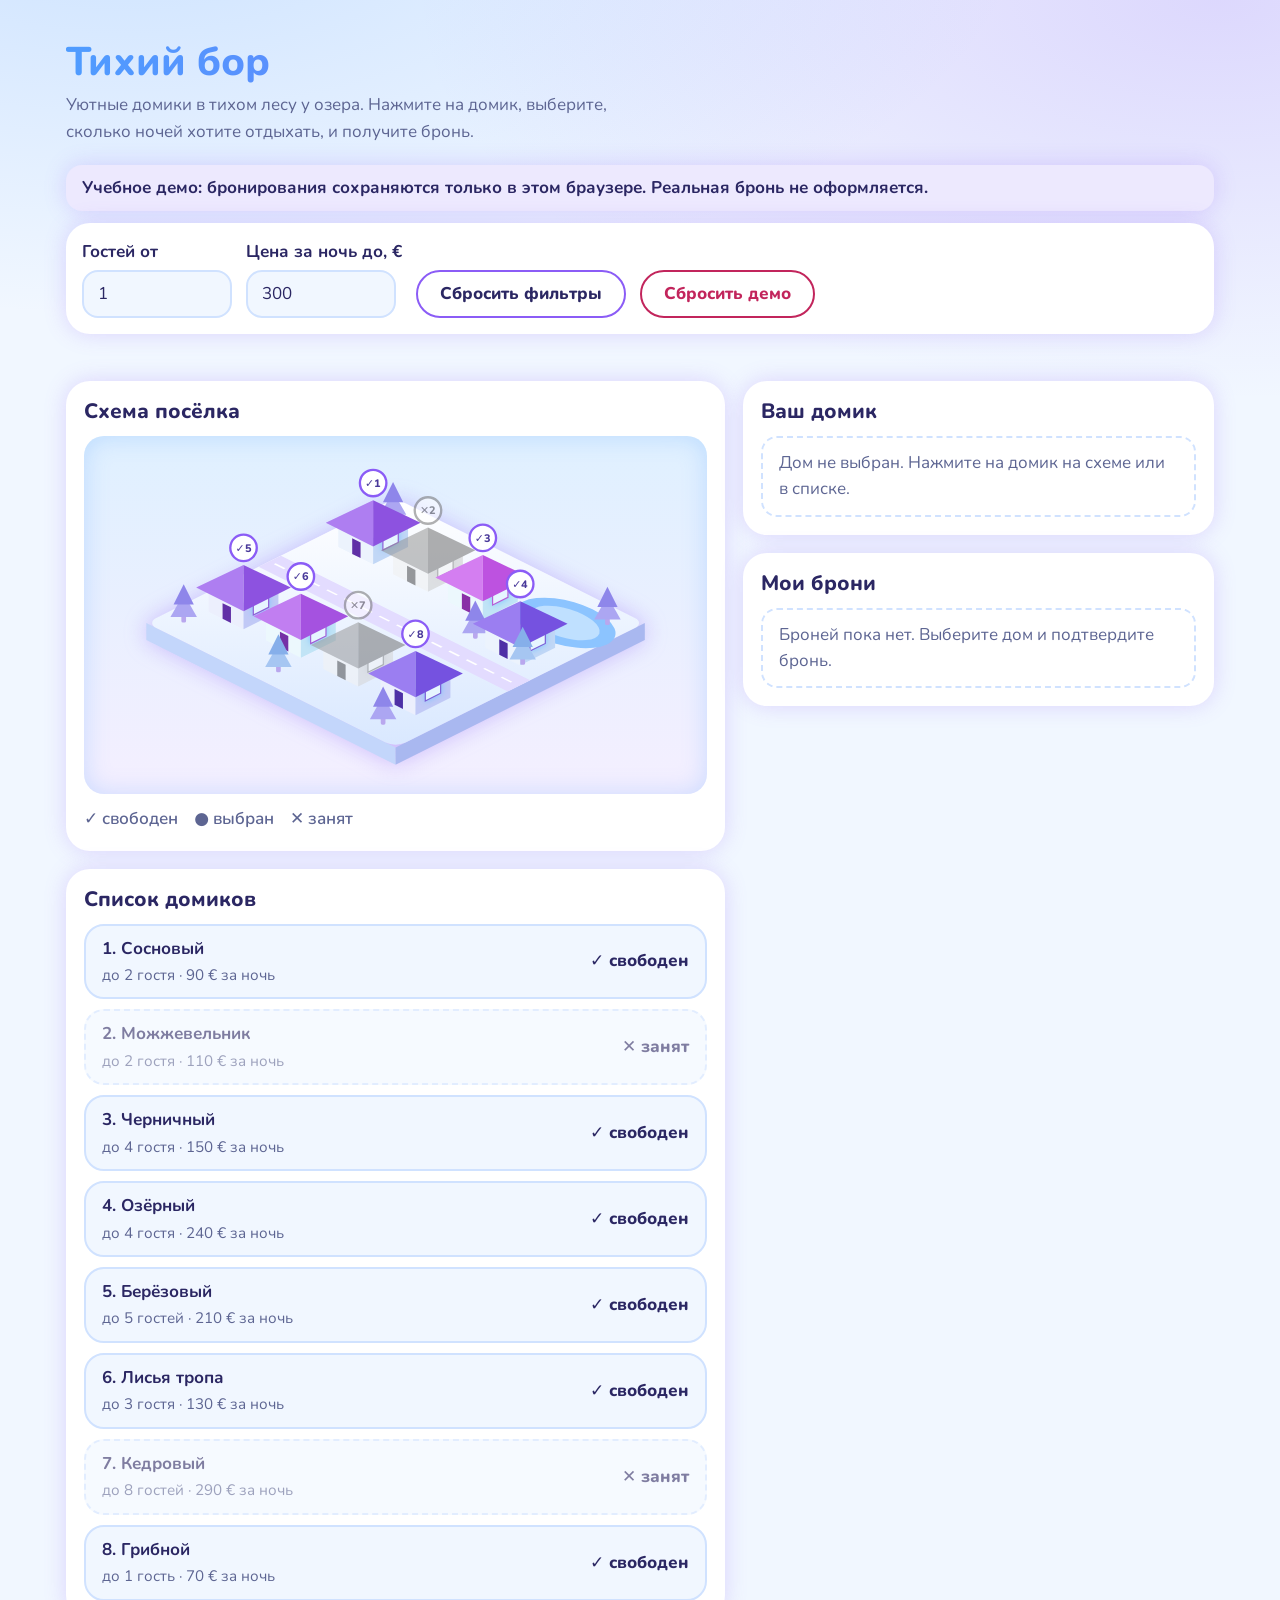
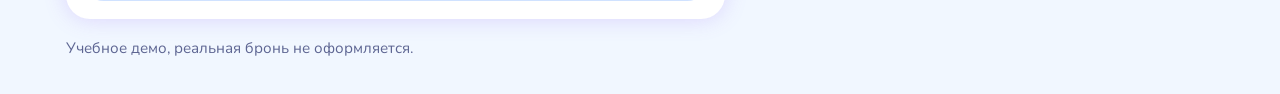
<file: MAIN_TASK/index.html>
<!DOCTYPE html>
<html lang="ru">
<head>
<meta charset="utf-8">
<meta name="viewport" content="width=device-width, initial-scale=1, viewport-fit=cover">
<title>Тихий бор — домики в лесу</title>
<link rel="stylesheet" href="https://fonts.googleapis.com/css2?family=Nunito:wght@400;700;800&display=swap">
<link rel="stylesheet" href="style.css">
</head>
<body>
<div class="wrap">
<header>
  <h1>Тихий бор</h1>
  <p>Уютные домики в тихом лесу у озера. Нажмите на домик, выберите, сколько ночей хотите отдыхать, и получите бронь.</p>
</header>
<p class="demo">Учебное демо: бронирования сохраняются только в этом браузере. Реальная бронь не оформляется.</p>
<form class="filters" aria-label="Фильтры" onsubmit="return false">
  <div class="field"><label for="fGuests">Гостей от</label><input id="fGuests" type="number" min="1" max="8" step="1" value="1" inputmode="numeric"></div>
  <div class="field"><label for="fPrice">Цена за ночь до, €</label><input id="fPrice" type="number" min="0" step="10" value="300" inputmode="numeric"></div>
  <button type="button" class="btn" id="fReset">Сбросить фильтры</button>
  <button type="button" class="btn danger" id="demoReset">Сбросить демо</button>
</form>
<p class="msg" id="status" role="status" aria-live="polite"></p>
<div class="grid">
  <div>
    <section aria-labelledby="mapH"><h2 id="mapH">Схема посёлка</h2>
      <div class="map" id="map"></div>
      <ul class="legend" aria-label="Обозначения"><li>✓ свободен</li><li>● выбран</li><li>✕ занят</li></ul>
    </section>
    <section aria-labelledby="listH" class="gap"><h2 id="listH">Список домиков</h2>
      <ul class="list" id="list"></ul>
      <p class="hint" id="empty" hidden>Нет домиков по этим фильтрам. Увеличьте цену или уменьшите число гостей.</p>
    </section>
  </div>
  <div>
    <section aria-labelledby="cardH"><h2 id="cardH">Ваш домик</h2><div id="card"></div></section>
    <section aria-labelledby="myH" class="gap"><h2 id="myH">Мои брони</h2><div id="mine"></div></section>
  </div>
</div>
<footer>Учебное демо, реальная бронь не оформляется.</footer>
</div>
<script type="module" src="js/app.js"></script>
</body>
</html>
</file>
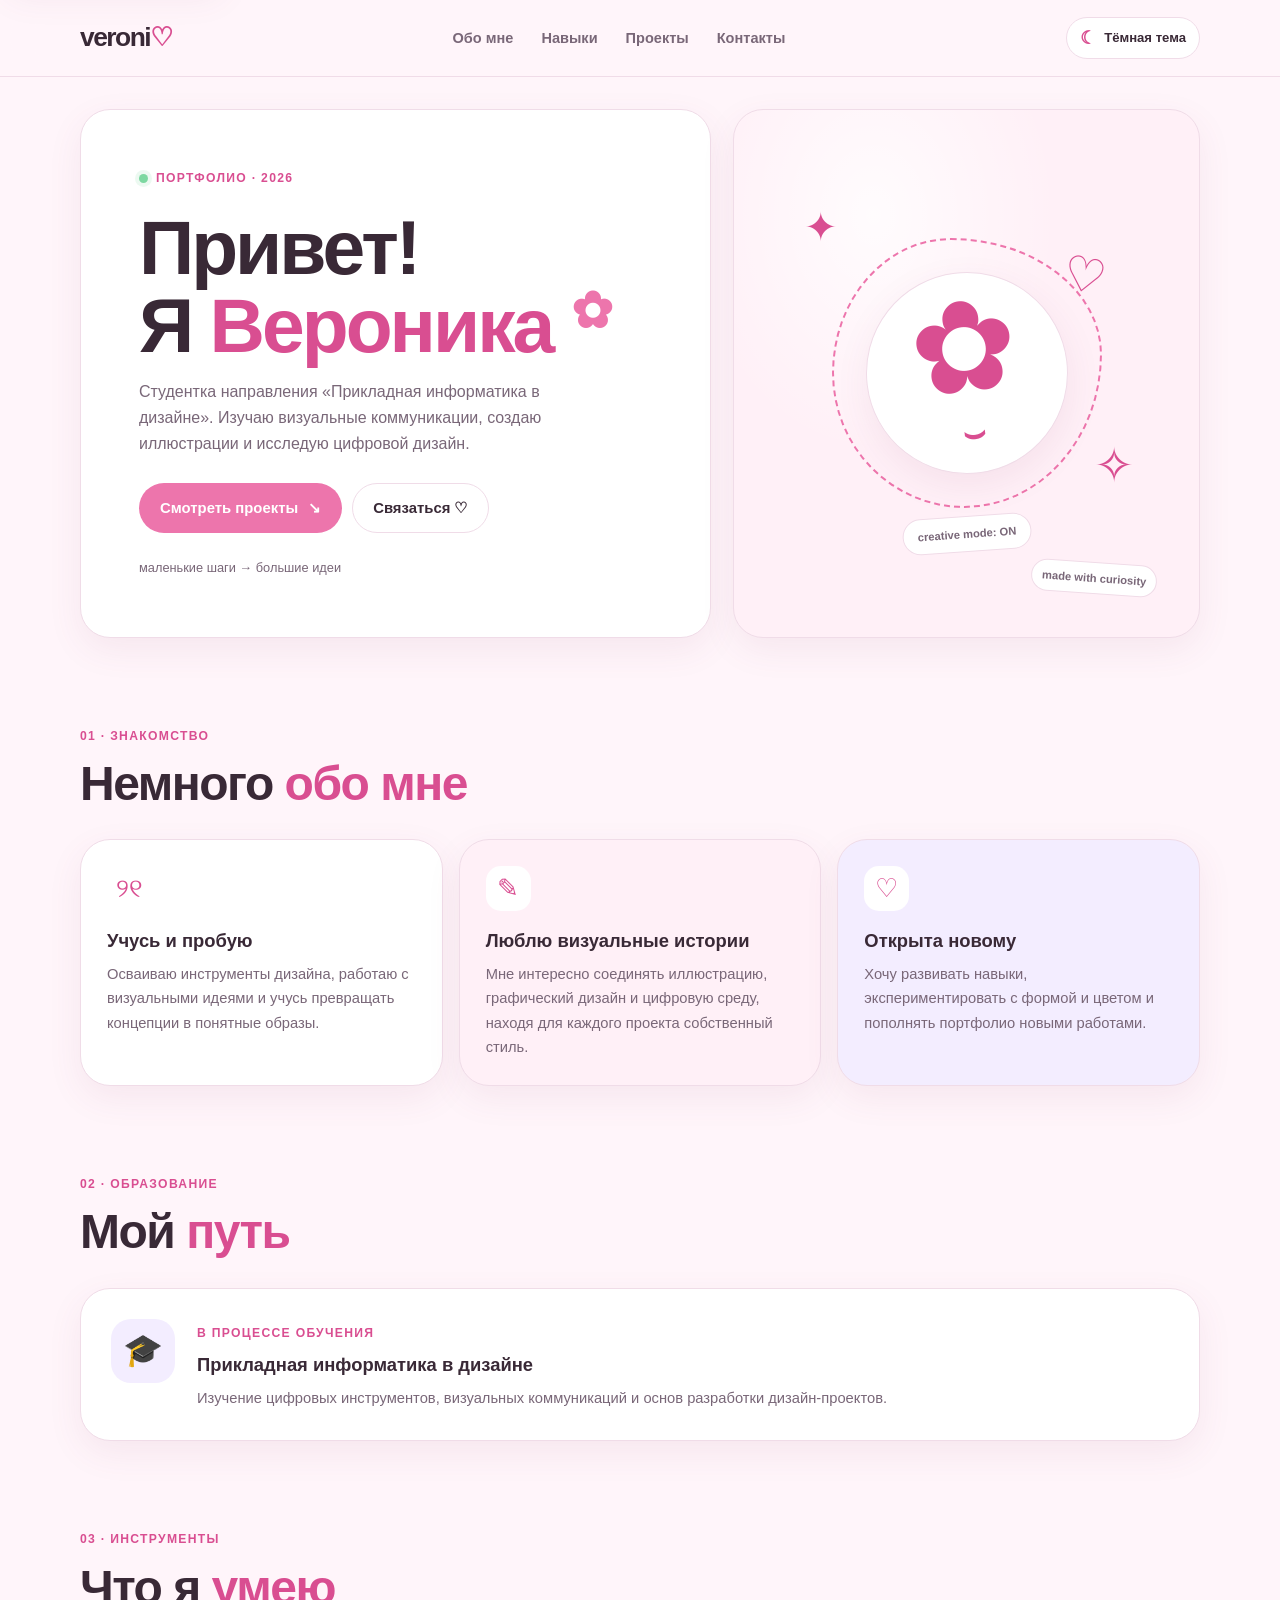
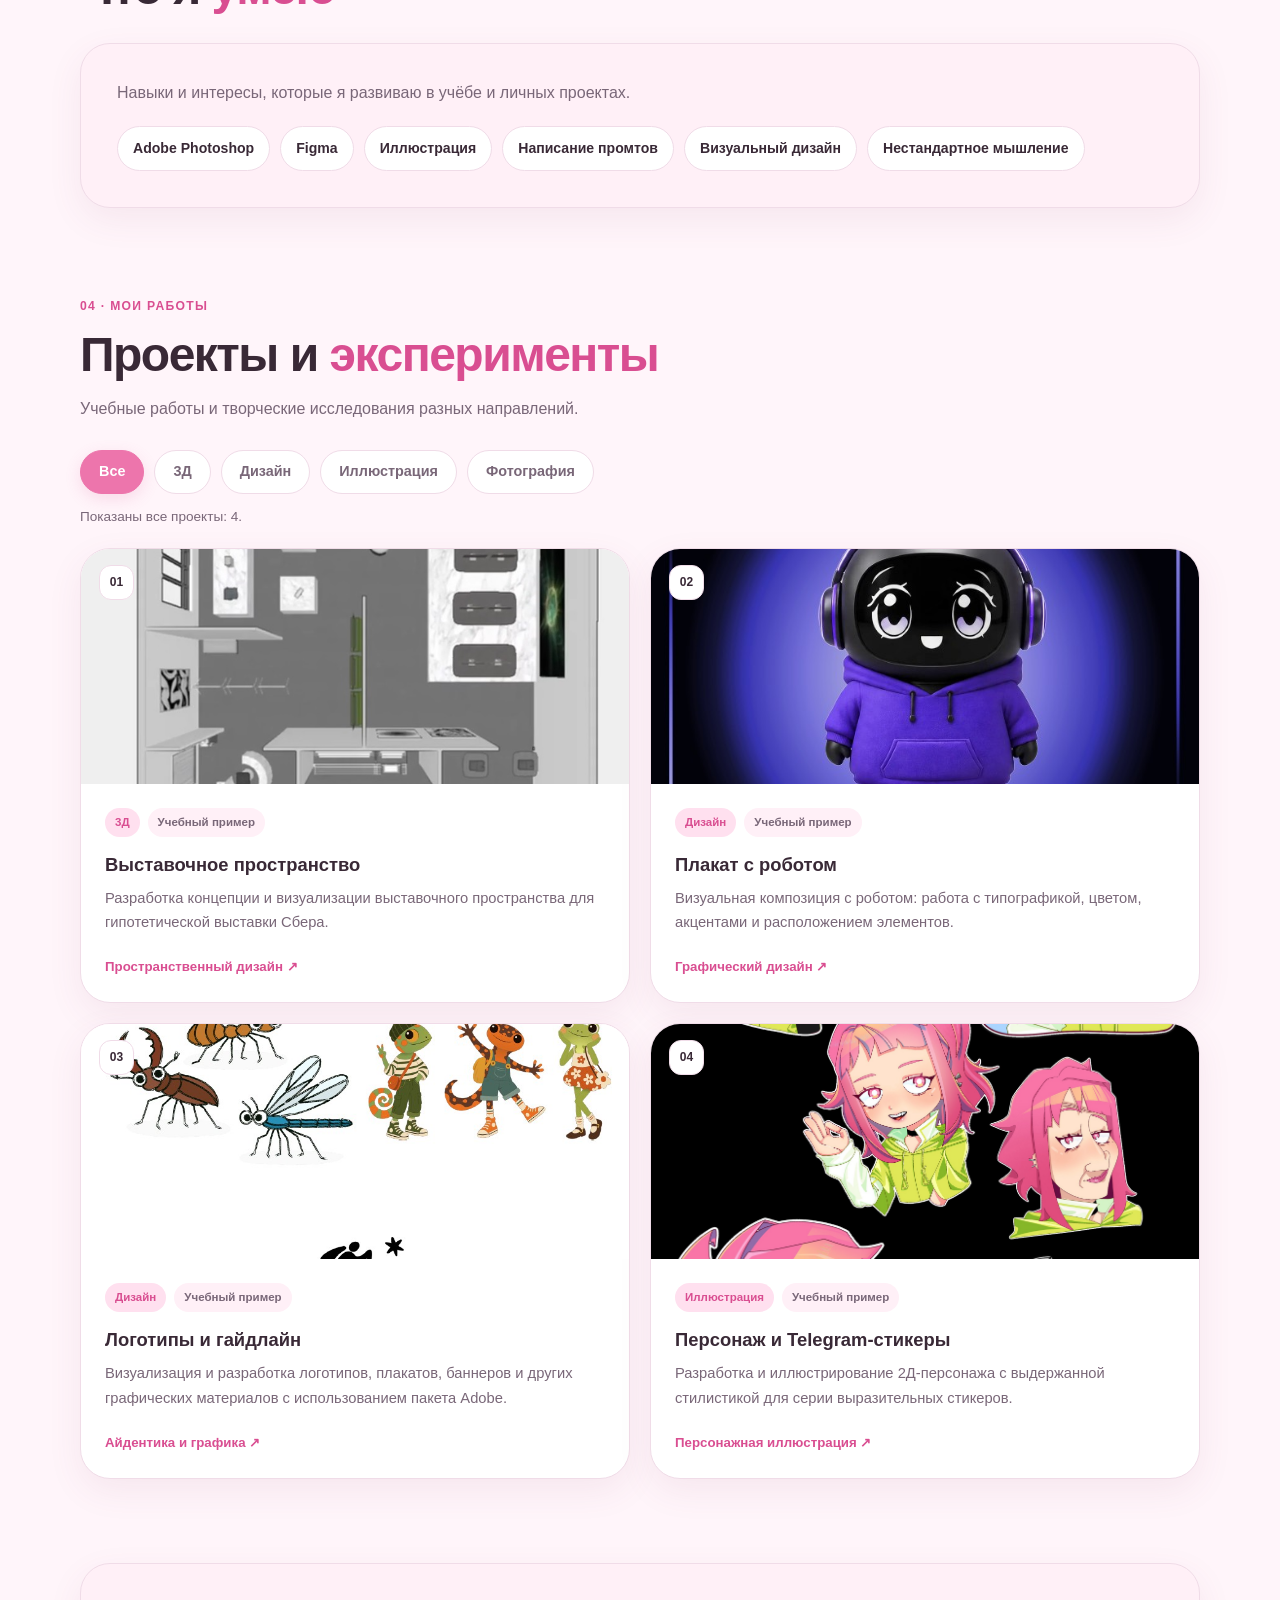
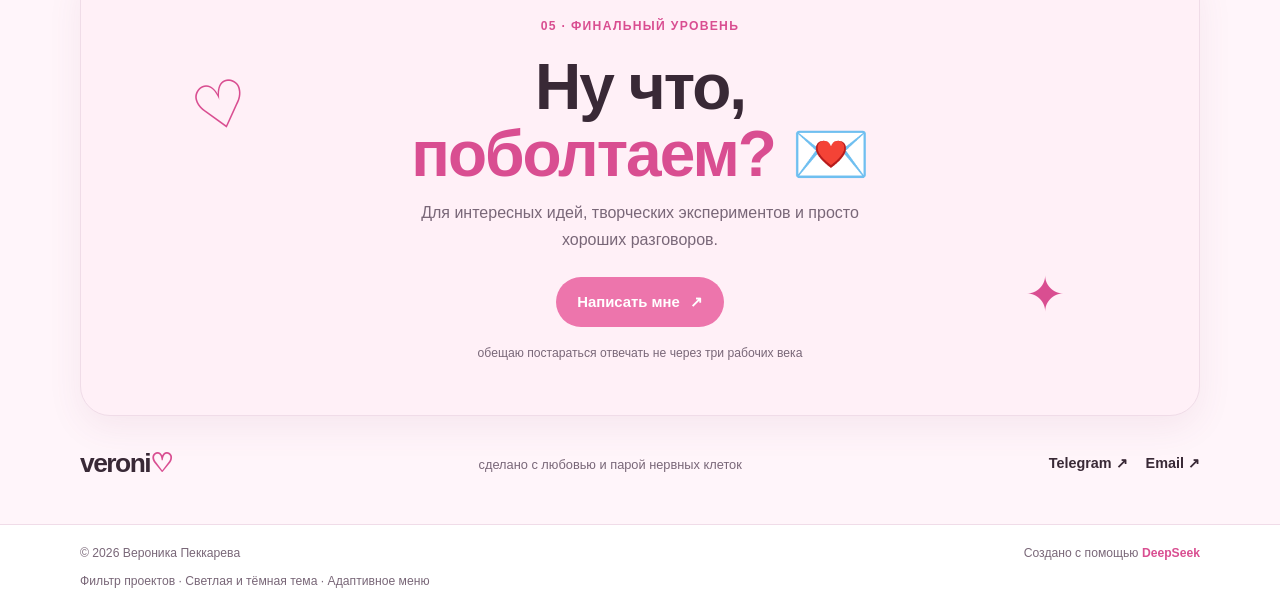
<file: TASK1/index.html>
﻿
<!DOCTYPE html>
<html lang="ru" data-theme="light">
<head>
    <meta charset="UTF-8">
    <meta name="viewport" content="width=device-width, initial-scale=1.0">
    <meta name="description"
          content="Портфолио Вероники Пеккаревой — дизайн, иллюстрация и 3D.">
    <meta name="theme-color" content="#fff5fa">
    <title>Вероника Пеккарева — портфолио</title>
    <link rel="stylesheet" href="style.css">
    <script src="main.js" defer></script>
</head>

<body>
    <a class="skip-link" href="#main">Перейти к содержимому</a>

    <header class="site-header" id="top">
        <div class="container header-inner">
            <a class="logo" href="#top" aria-label="Вероника — на главную">
                veroni<span class="logo-heart">♡</span>
            </a>

            <button class="menu-toggle"
                    id="menu-toggle"
                    type="button"
                    aria-label="Открыть меню"
                    aria-expanded="false"
                    aria-controls="main-navigation">
                <span></span>
                <span></span>
                <span></span>
            </button>

            <nav class="navigation" id="main-navigation" aria-label="Основная навигация">
                <a href="#about">Обо мне</a>
                <a href="#skills">Навыки</a>
                <a href="#projects">Проекты</a>
                <a href="#contacts">Контакты</a>
            </nav>

            <button class="theme-toggle"
                    id="theme-toggle"
                    type="button"
                    aria-label="Переключить на тёмную тему"
                    aria-pressed="false">
                <span class="theme-icon" aria-hidden="true">☾</span>
                <span class="theme-label">Тёмная тема</span>
            </button>
        </div>
    </header>

    <main id="main">
        <!-- HERO -->
        <section class="hero container" aria-labelledby="hero-title">
            <div class="hero-copy bento-card">
                <span class="eyebrow"><span class="status-dot"></span> ПОРТФОЛИО · 2026</span>

                <h1 id="hero-title">
                    Привет!<br>
                    Я <span class="accent-text">Вероника</span>
                    <span class="hero-emoji" aria-hidden="true">✿</span>
                </h1>

                <p class="hero-description">
                    Студентка направления «Прикладная информатика в дизайне».
                    Изучаю визуальные коммуникации, создаю иллюстрации
                    и исследую цифровой дизайн.
                </p>

                <div class="hero-actions">
                    <a class="button button-primary" href="#projects">
                        Смотреть проекты <span aria-hidden="true">↘</span>
                    </a>
                    <a class="button button-secondary" href="#contacts">
                        Связаться ♡
                    </a>
                </div>

                <span class="hero-note">маленькие шаги → большие идеи</span>
            </div>

            <div class="hero-art bento-card" aria-label="Декоративная иллюстрация">
                <span class="art-sparkle sparkle-one" aria-hidden="true">✦</span>
                <span class="art-sparkle sparkle-two" aria-hidden="true">✧</span>
                <span class="art-heart" aria-hidden="true">♡</span>

                <div class="art-orbit">
                    <div class="art-center">
                        <span class="art-flower" aria-hidden="true">✿</span>
                        <span class="art-smile" aria-hidden="true">⌣</span>
                    </div>
                </div>

                <div class="art-label">creative mode: ON</div>
                <span class="art-caption">made with curiosity</span>
            </div>
        </section>

        <!-- ABOUT -->
        <section class="section container" id="about">
            <div class="section-heading">
                <span class="section-kicker">01 · ЗНАКОМСТВО</span>
                <h2>Немного <span class="accent-text">обо мне</span></h2>
            </div>

            <div class="about-grid">
                <article class="about-card bento-card">
                    <span class="card-icon" aria-hidden="true">୨୧</span>
                    <h3>Учусь и пробую</h3>
                    <p>
                        Осваиваю инструменты дизайна, работаю с визуальными идеями
                        и учусь превращать концепции в понятные образы.
                    </p>
                </article>

                <article class="about-card bento-card about-card-pink">
                    <span class="card-icon" aria-hidden="true">✎</span>
                    <h3>Люблю визуальные истории</h3>
                    <p>
                        Мне интересно соединять иллюстрацию, графический дизайн
                        и цифровую среду, находя для каждого проекта собственный стиль.
                    </p>
                </article>

                <article class="about-card bento-card about-card-lilac">
                    <span class="card-icon" aria-hidden="true">♡</span>
                    <h3>Открыта новому</h3>
                    <p>
                        Хочу развивать навыки, экспериментировать с формой и цветом
                        и пополнять портфолио новыми работами.
                    </p>
                </article>
            </div>
        </section>

        <!-- EDUCATION -->
        <section class="section container" id="education">
            <div class="section-heading">
                <span class="section-kicker">02 · ОБРАЗОВАНИЕ</span>
                <h2>Мой <span class="accent-text">путь</span></h2>
            </div>

            <article class="education-card bento-card">
                <div class="education-icon" aria-hidden="true">🎓</div>
                <div>
                    <span class="small-label">В ПРОЦЕССЕ ОБУЧЕНИЯ</span>
                    <h3>Прикладная информатика в дизайне</h3>
                    <p>
                        Изучение цифровых инструментов, визуальных коммуникаций
                        и основ разработки дизайн-проектов.
                    </p>
                </div>
            </article>
        </section>

        <!-- SKILLS -->
        <section class="section container" id="skills">
            <div class="section-heading">
                <span class="section-kicker">03 · ИНСТРУМЕНТЫ</span>
                <h2>Что я <span class="accent-text">умею</span></h2>
            </div>

            <div class="skills-card bento-card">
                <p class="skills-intro">
                    Навыки и интересы, которые я развиваю в учёбе и личных проектах.
                </p>

                <div class="skill-tags">
                    <span class="skill-tag">Adobe Photoshop</span>
                    <span class="skill-tag">Figma</span>
                    <span class="skill-tag">Иллюстрация</span>
                    <span class="skill-tag">Написание промтов</span>
                    <span class="skill-tag">Визуальный дизайн</span>
                    <span class="skill-tag">Нестандартное мышление</span>
                </div>
            </div>
        </section>

        <!-- PROJECTS -->
        <section class="section container" id="projects">
            <div class="section-heading">
                <span class="section-kicker">04 · МОИ РАБОТЫ</span>
                <h2>Проекты и <span class="accent-text">эксперименты</span></h2>
                <p class="section-description">
                    Учебные работы и творческие исследования разных направлений.
                </p>
            </div>

            <div class="project-filters" role="group" aria-label="Фильтр проектов">
                <button class="filter-button is-active" type="button" data-filter="all" aria-pressed="true">
                    Все
                </button>
                <button class="filter-button" type="button" data-filter="3d" aria-pressed="false">
                    3Д
                </button>
                <button class="filter-button" type="button" data-filter="design" aria-pressed="false">
                    Дизайн
                </button>
                <button class="filter-button" type="button" data-filter="illustration" aria-pressed="false">
                    Иллюстрация
                </button>
                <button class="filter-button" type="button" data-filter="photography" aria-pressed="false">
                    Фотография
                </button>
            </div>

            <p class="filter-status"
               id="filter-status"
               role="status"
               aria-live="polite">
                Показаны все проекты.
            </p>

            <div class="projects-grid" id="projects-grid">
                <article class="project-card bento-card" data-category="3d" id="exhibition">
                    <div class="project-visual">
                        <img src="images/exhibition.jpg" alt="Разработка выставочного пространства для гипотетической выставки Сбера">
                        <span class="project-number">01</span>
                    </div>
                    <div class="project-content">
                        <div class="project-meta">
                            <span class="project-category">3Д</span>
                            <span class="project-type">Учебный пример</span>
                        </div>
                        <h3>Выставочное пространство</h3>
                        <p>
                            Разработка концепции и визуализации выставочного пространства
                            для гипотетической выставки Сбера.
                        </p>
                        <span class="project-footer">Пространственный дизайн ↗</span>
                    </div>
                </article>

                <article class="project-card bento-card" data-category="design" id="robot-poster">
                    <div class="project-visual">
                        <img src="images/robot-poster.jpg" alt="Плакат с роботом">
                        <span class="project-number">02</span>
                    </div>
                    <div class="project-content">
                        <div class="project-meta">
                            <span class="project-category">Дизайн</span>
                            <span class="project-type">Учебный пример</span>
                        </div>
                        <h3>Плакат с роботом</h3>
                        <p>
                            Визуальная композиция с роботом: работа с типографикой,
                            цветом, акцентами и расположением элементов.
                        </p>
                        <span class="project-footer">Графический дизайн ↗</span>
                    </div>
                </article>

                <article class="project-card bento-card" data-category="design" id="logobook">
                    <div class="project-visual">
                        <img src="images/logobook.jpg" alt="Разработка логотипов и гайдлайна">
                        <span class="project-number">03</span>
                    </div>
                    <div class="project-content">
                        <div class="project-meta">
                            <span class="project-category">Дизайн</span>
                            <span class="project-type">Учебный пример</span>
                        </div>
                        <h3>Логотипы и гайдлайн</h3>
                        <p>
                            Визуализация и разработка логотипов, плакатов, баннеров
                            и других графических материалов с использованием пакета Adobe.
                        </p>
                        <span class="project-footer">Айдентика и графика ↗</span>
                    </div>
                </article>

                <article class="project-card bento-card"
                         data-category="illustration"
                         id="telegram-stickers">
                    <div class="project-visual">
                        <img src="images/telegram-stickers.jpg" alt="Иллюстрации 2D-персонажа и Telegram-стикеры">
                        <span class="project-number">04</span>
                    </div>
                    <div class="project-content">
                        <div class="project-meta">
                            <span class="project-category">Иллюстрация</span>
                            <span class="project-type">Учебный пример</span>
                        </div>
                        <h3>Персонаж и Telegram-стикеры</h3>
                        <p>
                            Разработка и иллюстрирование 2Д-персонажа с выдержанной
                            стилистикой для серии выразительных стикеров.
                        </p>
                        <span class="project-footer">Персонажная иллюстрация ↗</span>
                    </div>
                </article>
            </div>

            <div class="empty-state bento-card" id="empty-state" hidden>
                <span class="empty-icon" aria-hidden="true">📷</span>
                <h3>Здесь пока тихо!</h3>
                <p>
                    В категории «Фотография» пока нет проектов.
                    Загляни в другие категории или возвращайся позже ♡
                </p>
                <button class="button button-primary" id="show-all-projects" type="button">
                    Показать все проекты
                </button>
            </div>
        </section>

        <!-- CONTACTS -->
        <section class="section container" id="contacts">
            <div class="contact-card bento-card">
                <span class="contact-decoration contact-heart" aria-hidden="true">♡</span>
                <span class="contact-decoration contact-star" aria-hidden="true">✦</span>
                <span class="section-kicker">05 · ФИНАЛЬНЫЙ УРОВЕНЬ</span>

                <h2>Ну что,<br><span>поболтаем?</span> 💌</h2>

                <p>
                    Для интересных идей, творческих экспериментов
                    и просто хороших разговоров.
                </p>

                <a class="button button-primary contact-cta" href="mailto:pekkareva.veronika@mail.ru">
                    Написать мне <span aria-hidden="true">↗</span>
                </a>

                <span class="contact-tiny">
                    обещаю постараться отвечать не через три рабочих века
                </span>
            </div>

            <div class="contacts-bottom">
                <a class="logo" href="#top">veroni<span class="logo-heart">♡</span></a>
                <span class="footer-note">сделано с любовью и парой нервных клеток</span>

                <div class="contact-links">
                    <a href="https://t.me/kkanik" target="_blank" rel="noopener noreferrer">
                        Telegram ↗
                    </a>
                    <a href="mailto:pekkareva.veronika@mail.ru">Email ↗</a>
                </div>
            </div>
        </section>
    </main>

    <footer class="site-footer">
        <div class="container footer-inner">
            <p>© <span id="current-year">2026</span> Вероника Пеккарева</p>
            <p class="made-with">
                Создано с помощью <a href="https://www.deepseek.com/" target="_blank" rel="noopener noreferrer">DeepSeek</a>
            </p>
            <p class="footer-features">Фильтр проектов · Светлая и тёмная тема · Адаптивное меню</p>
        </div>
    </footer>
</body>
</html>
</file>
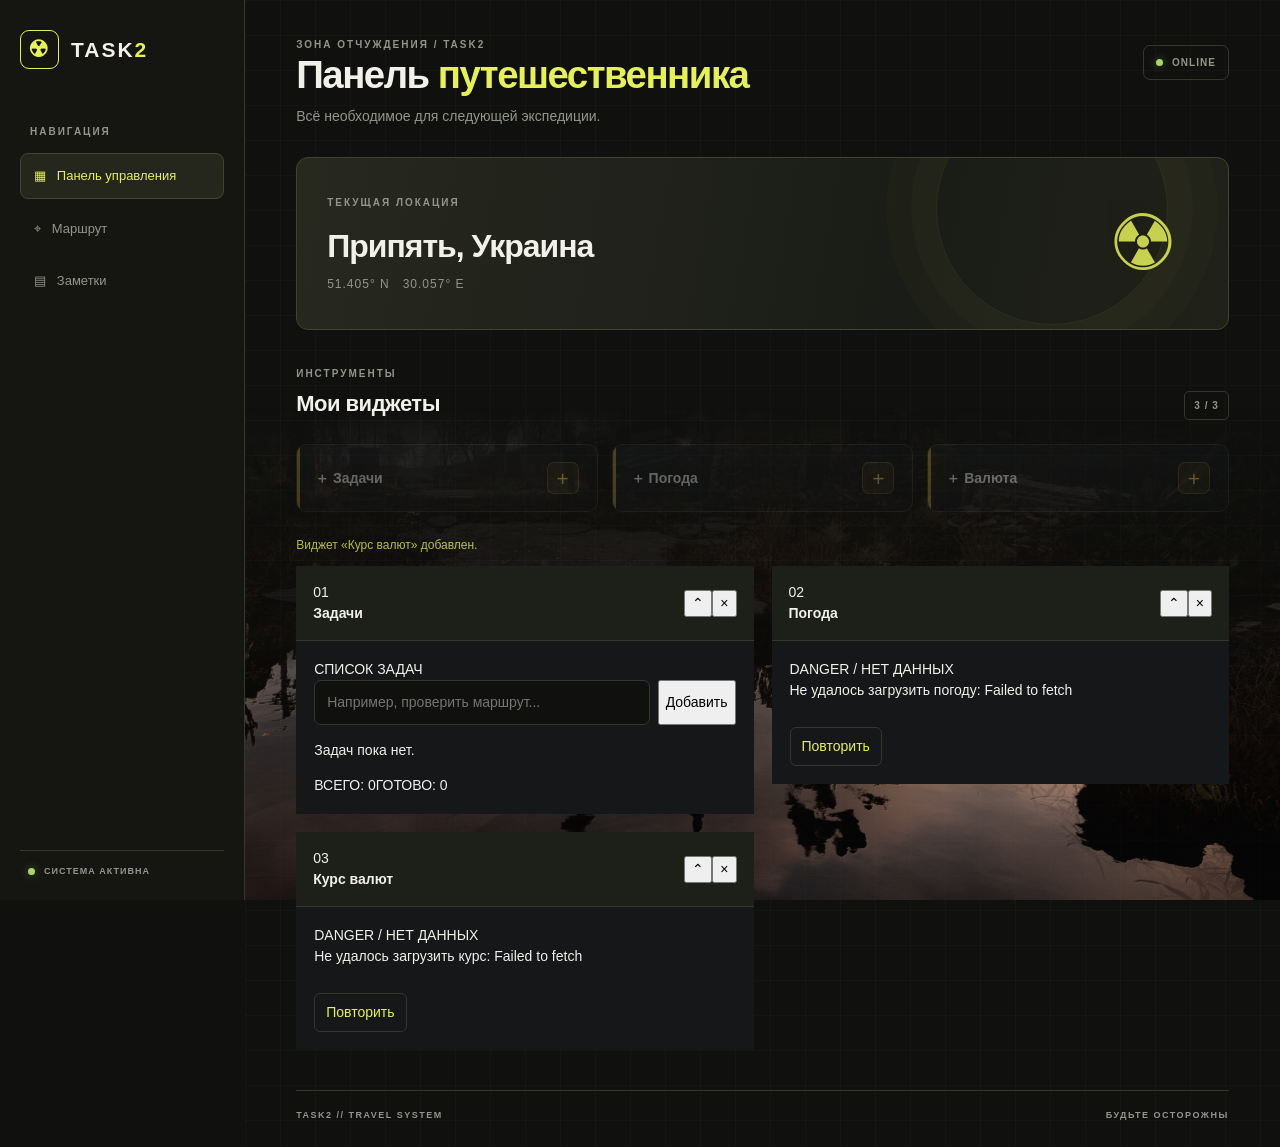
<file: TASK2/index.html>
﻿
<!DOCTYPE html>
<html lang="ru">
<head>
    <meta charset="UTF-8">
    <meta name="viewport" content="width=device-width, initial-scale=1.0">
    <title>Панель путешественника | TASK2</title>
    <link rel="stylesheet" href="./styles.css">
</head>
<body>
    <div class="app">
        <aside class="sidebar">
            <a class="brand" href="#">
                <span class="brand-icon">☢</span>
                <span>TASK<span class="accent">2</span></span>
            </a>

            <div class="sidebar-label">НАВИГАЦИЯ</div>
            <div class="nav-item active">▦ &nbsp; Панель управления</div>
            <div class="nav-item">⌖ &nbsp; Маршрут</div>
            <div class="nav-item">▤ &nbsp; Заметки</div>

            <div class="sidebar-bottom">
                <span class="status-dot"></span>
                СИСТЕМА АКТИВНА
            </div>
        </aside>

        <main class="main">
            <header class="topbar">
                <div>
                    <div class="eyebrow">ЗОНА ОТЧУЖДЕНИЯ / TASK2</div>
                    <h1>Панель <span class="accent">путешественника</span></h1>
                    <p class="subtitle">Всё необходимое для следующей экспедиции.</p>
                </div>
                <div class="top-status">
                    <span class="status-dot"></span>
                    ONLINE
                </div>
            </header>

            <section class="welcome">
                <div>
                    <div class="eyebrow">ТЕКУЩАЯ ЛОКАЦИЯ</div>
                    <h2>Припять, Украина</h2>
                    <p>51.405° N &nbsp; 30.057° E</p>
                </div>
                <div class="warning-mark">☢</div>
            </section>

            <section class="section-heading">
                <div>
                    <div class="eyebrow">ИНСТРУМЕНТЫ</div>
                    <h2>Мои виджеты</h2>
                </div>
                <span id="widget-count" class="widget-count">03 ВИДЖЕТА</span>
            </section>

            <section class="add-controls">
                <button class="add-button" data-add-widget="todo">＋ Задачи</button>
                <button class="add-button" data-add-widget="weather">＋ Погода</button>
                <button class="add-button" data-add-widget="currency">＋ Валюта</button>
            </section>

            <div id="dashboard-message" class="dashboard-message" role="status"></div>
            <section id="dashboard-grid" class="dashboard-grid"></section>

            <footer>
                <span>TASK2 // TRAVEL SYSTEM</span>
                <span>БУДЬТЕ ОСТОРОЖНЫ</span>
            </footer>
        </main>
    </div>

    <script type="module" src="./main.js"></script>
    <div class="bottom-image" aria-hidden="true">
    <img src="./images/1.jpeg" alt="">
</div>
</body>
</html>
</file>
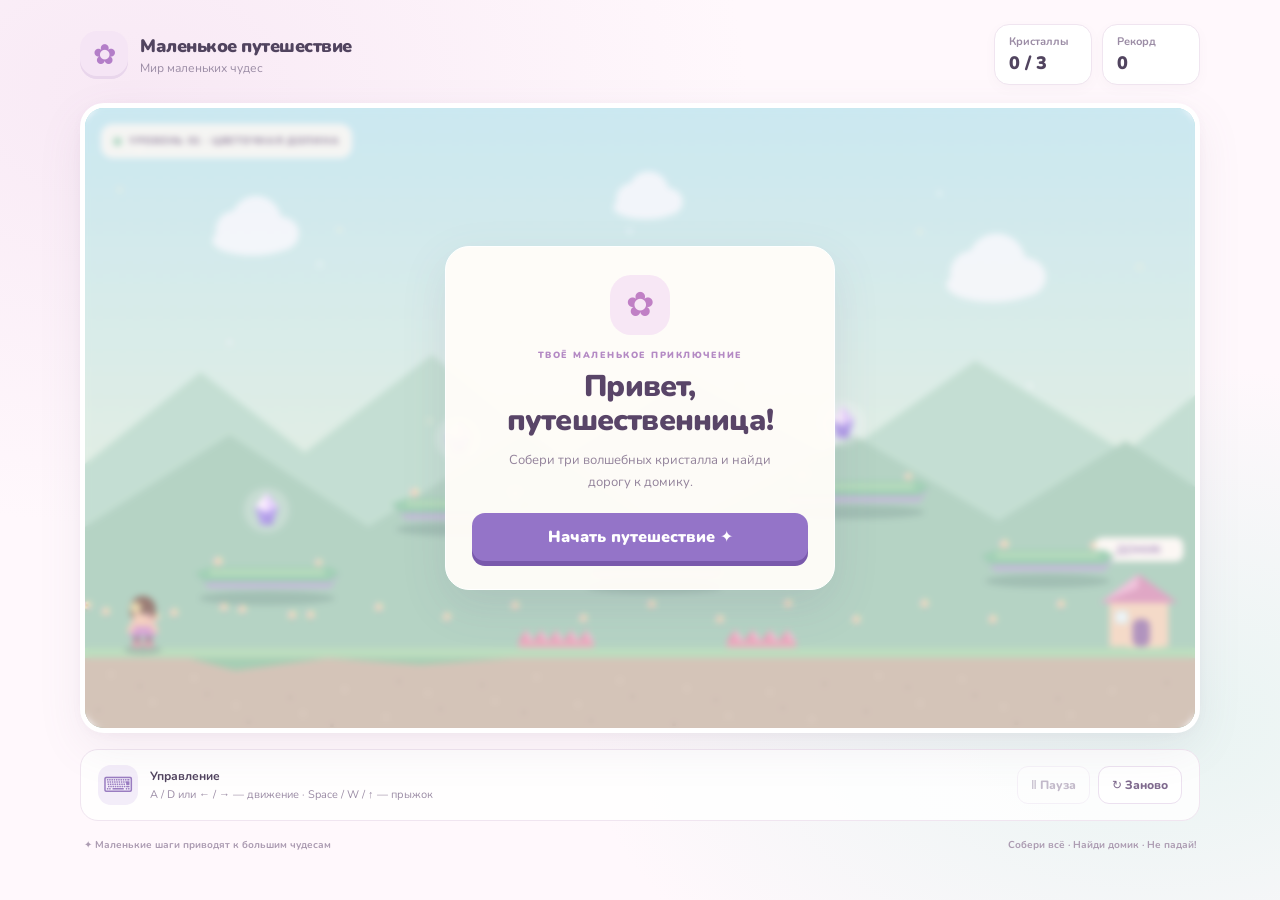
<file: TASK3/index.html>
<!DOCTYPE html>
<html lang="ru">
<head>
  <meta charset="UTF-8">
  <meta name="viewport" content="width=device-width, initial-scale=1.0">
  <meta name="theme-color" content="#f8e8f4">
  <title>Маленькое путешествие</title>
  <link rel="stylesheet" href="./style.css">
  <script type="module" src="./main.js"></script>
</head>
<body>
  <main class="game-shell">
    <header class="topbar">
      <a class="brand" href="#" aria-label="Маленькое путешествие">
        <span class="brand-icon">✿</span>
        <span>
          <strong>Маленькое путешествие</strong>
          <small>Мир маленьких чудес</small>
        </span>
      </a>
      <div class="scoreboard">
        <div class="score-card">
          <span>Кристаллы</span>
          <strong id="score">0 / 3</strong>
        </div>
        <div class="score-card">
          <span>Рекорд</span>
          <strong id="best-score">0</strong>
        </div>
      </div>
    </header>

    <section class="game-frame" aria-label="Игровое поле">
      <canvas id="game-canvas"
        aria-label="Платформер. Собирайте кристаллы и доберитесь до домика."
        tabindex="0">
        Ваш браузер не поддерживает Canvas.
      </canvas>

      <div class="level-label">
        <span class="level-dot"></span>
        УРОВЕНЬ 01 · ЦВЕТОЧНАЯ ДОЛИНА
      </div>

      <div class="overlay" id="overlay">
        <div class="overlay-card">
          <div class="overlay-flower" id="overlay-icon">✿</div>
          <p class="eyebrow">ТВОЁ МАЛЕНЬКОЕ ПРИКЛЮЧЕНИЕ</p>
          <h1 id="overlay-title">Привет, путешественница!</h1>
          <p id="overlay-text">
            Собери три волшебных кристалла и найди дорогу к домику.
          </p>
          <button class="primary-button" id="start-button">Начать путешествие ✦</button>
        </div>
      </div>
    </section>

    <section class="controls-panel">
      <div class="control-hint">
        <span class="hint-icon">⌨</span>
        <span><strong>Управление</strong><small>A / D или ← / → — движение · Space / W / ↑ — прыжок</small></span>
      </div>
      <div class="action-buttons">
        <button class="secondary-button" id="pause-button" disabled>Ⅱ Пауза</button>
        <button class="secondary-button" id="restart-button">↻ Заново</button>
      </div>
    </section>

    <section class="mobile-controls" aria-label="Сенсорное управление">
      <div class="move-controls">
        <button class="touch-button" data-control="left" aria-label="Влево">←</button>
        <button class="touch-button" data-control="right" aria-label="Вправо">→</button>
      </div>
      <button class="touch-button jump-button" data-control="jump" aria-label="Прыжок">↑<small>ПРЫЖОК</small></button>
    </section>

    <footer class="game-footer">
      <span>✦ Маленькие шаги приводят к большим чудесам</span>
      <span>Собери всё · Найди домик · Не падай!</span>
    </footer>
  </main>
</body>
</html>
</file>
<file: MAIN_TASK/style.css>
:root{--bg:#f1f7ff;--panel:#fff;--ink:#2b2763;--muted:#5d6592;--line:#d0e2ff;--blue:#4f9cff;--violet:#8b5cf6;--lav:#ede9fe;--err:#c2255c;--glow:0 0 22px rgba(139,92,246,.22);color-scheme:light;box-sizing:border-box;padding-top:env(safe-area-inset-top,0px);padding-bottom:env(safe-area-inset-bottom,0px)}
@media (prefers-color-scheme:dark){:root:not([data-theme="light"]){--bg:#14152e;--panel:#1d1f42;--ink:#eef0ff;--muted:#aab0e0;--line:#3a3d78;--lav:#2d2a66;--blue:#7db6ff;--violet:#a78bfa;--err:#ff8fb1;color-scheme:dark}}
:root[data-theme="dark"]{--bg:#14152e;--panel:#1d1f42;--ink:#eef0ff;--muted:#aab0e0;--line:#3a3d78;--lav:#2d2a66;--blue:#7db6ff;--violet:#a78bfa;--err:#ff8fb1;color-scheme:dark}
html{scroll-padding-top:env(safe-area-inset-top,0px)}
*{box-sizing:border-box}
body{margin:0;color:var(--ink);font:17px/1.55 Nunito,"Varela Round",ui-rounded,system-ui,sans-serif;background:radial-gradient(900px 400px at 10% -5%,rgba(79,156,255,.22),transparent),radial-gradient(800px 400px at 95% 0,rgba(139,92,246,.2),transparent),var(--bg)}
h1,h2,h3{margin:0;line-height:1.2;font-weight:800}
button,input{font:inherit;color:inherit}
:focus-visible{outline:3px solid var(--violet);outline-offset:3px;box-shadow:0 0 16px var(--violet)}
.wrap{max-width:1180px;margin:0 auto;padding:16px}
header{padding:22px 0 8px}
header h1{font-size:2.5rem;background:linear-gradient(90deg,var(--blue),var(--violet));-webkit-background-clip:text;background-clip:text;color:transparent}
header p{margin:.4rem 0 0;color:var(--muted);max-width:60ch}
.demo{margin:12px 0;padding:10px 16px;border-radius:16px;background:var(--lav);font-weight:700;box-shadow:var(--glow)}
.filters{display:flex;flex-wrap:wrap;gap:14px;align-items:flex-end;padding:16px;border-radius:24px;background:var(--panel);box-shadow:var(--glow)}
.field{display:flex;flex-direction:column;gap:4px}.field label{font-weight:700}
input[type=number]{width:150px;min-height:48px;padding:6px 14px;border:2px solid var(--line);border-radius:16px;background:var(--bg)}
input:focus{border-color:var(--violet);box-shadow:0 0 14px rgba(139,92,246,.45);outline:none}
input[aria-invalid=true]{border-color:var(--err)}
.btn{min-height:48px;padding:8px 22px;border:2px solid var(--violet);border-radius:999px;background:var(--panel);font-weight:800;cursor:pointer;transition:box-shadow .2s}
.btn:hover{box-shadow:0 0 18px rgba(139,92,246,.5)}
.btn.primary{border-color:transparent;color:#fff;background:linear-gradient(90deg,var(--blue),var(--violet));box-shadow:0 0 16px rgba(139,92,246,.45)}
.btn.danger{border-color:var(--err);color:var(--err)}
.btn:disabled{opacity:.5;cursor:not-allowed}
.grid{display:grid;gap:18px;margin-top:8px;grid-template-columns:1fr}
@media (min-width:900px){.grid{grid-template-columns:1.4fr 1fr}}
section{padding:18px;border-radius:24px;background:var(--panel);box-shadow:var(--glow)}
.gap{margin-top:18px}
section h2{font-size:1.3rem;margin-bottom:12px}
.map{border-radius:20px;background:linear-gradient(180deg,#dff0ff,#f4efff);overflow:hidden;box-shadow:inset 0 0 24px rgba(79,156,255,.25)}
.map svg{display:block;width:100%;height:auto}
.ground{filter:drop-shadow(0 0 14px rgba(139,92,246,.35))}
.house{cursor:pointer;transition:filter .2s}
.house:focus{outline:none}
.house:hover,.house:focus-visible{filter:drop-shadow(0 0 8px #a78bfa)}
.house[data-state=sel]{filter:drop-shadow(0 0 12px #8b5cf6) drop-shadow(0 0 4px #fff)}
.house[data-state=busy]{filter:grayscale(1) opacity(.55);cursor:not-allowed}
.house.off{display:none}
.win{filter:drop-shadow(0 0 4px #7cc4ff)}
.ring{fill:none;stroke:#8b5cf6;stroke-width:3;stroke-dasharray:6 5;opacity:0}
.house:focus-visible .ring,.house[data-state=sel] .ring{opacity:1}
.bd{fill:#fff;stroke:#8b5cf6;stroke-width:3}
.bt{fill:#4a3a9a;font-weight:800;font-size:14px}
.house[data-state=sel] .bd{fill:#8b5cf6}.house[data-state=sel] .bt{fill:#fff}
.legend{display:flex;flex-wrap:wrap;gap:16px;margin:12px 0 0;padding:0;list-style:none;color:var(--muted);font-weight:600}
.list{list-style:none;margin:0;padding:0;display:grid;gap:10px}
.item{width:100%;display:grid;grid-template-columns:1fr auto;gap:2px 12px;text-align:left;min-height:58px;padding:10px 16px;border:2px solid var(--line);border-radius:20px;background:var(--bg);cursor:pointer;transition:box-shadow .2s}
.item:hover{box-shadow:0 0 16px rgba(79,156,255,.5)}
.item .meta{color:var(--muted);font-size:.95rem}
.item .tag{grid-row:1/3;grid-column:2;align-self:center;font-weight:800}
.item[aria-pressed=true]{border-color:var(--violet);background:var(--lav);box-shadow:0 0 20px rgba(139,92,246,.5)}
.item[data-state=busy]{opacity:.6;cursor:not-allowed;border-style:dashed}
.hint{margin:0;padding:12px 16px;border:2px dashed var(--line);border-radius:16px;color:var(--muted)}
.msg{min-height:1.6em;margin:10px 0;font-weight:700;color:var(--violet)}
.msg.err,.err-t{color:var(--err)}
.err-t{min-height:1.3em;font-size:.95rem;font-weight:700}
.row{display:flex;gap:14px;flex-wrap:wrap}
.total{margin:10px 0;font-size:1.7rem;font-weight:800;color:var(--violet);text-shadow:0 0 14px rgba(139,92,246,.35)}
.book{margin-bottom:10px;padding:14px;border-radius:20px;background:var(--bg);box-shadow:0 0 14px rgba(79,156,255,.3)}
.book p{margin:2px 0}
footer{padding:18px 0;color:var(--muted);font-size:.95rem}
@media (prefers-reduced-motion:reduce){*{transition:none!important}}
</file>
<file: TASK1/style.css>
/* =========================
   THEME VARIABLES
========================= */

:root {
    color-scheme: light;
    --page-bg: #fff5fa;
    --surface: #ffffff;
    --surface-soft: #fff0f7;
    --surface-lilac: #f3edff;
    --surface-yellow: #fff6d9;
    --surface-mint: #e9f9f0;
    --text: #392936;
    --text-soft: #796778;
    --accent: #ed75ac;
    --accent-strong: #d94e91;
    --accent-light: #ffe0ef;
    --border: #f0dce8;
    --shadow: 0 12px 35px rgba(139, 67, 106, 0.08);
    --shadow-hover: 0 18px 42px rgba(139, 67, 106, 0.15);
    --header-bg: rgba(255, 245, 250, 0.9);
    --button-text: #ffffff;
    --focus: #7a4fe0;
    --radius-xl: 30px;
    --radius-lg: 22px;
    --radius-md: 16px;
    --container: 1120px;
}

html[data-theme="dark"] {
    color-scheme: dark;
    --page-bg: #201823;
    --surface: #2c2230;
    --surface-soft: #392639;
    --surface-lilac: #332944;
    --surface-yellow: #3b3027;
    --surface-mint: #25372f;
    --text: #fff0f8;
    --text-soft: #c8b4c5;
    --accent: #ff9ac8;
    --accent-strong: #ffacd2;
    --accent-light: #563149;
    --border: #4b3548;
    --shadow: 0 12px 35px rgba(0, 0, 0, 0.18);
    --shadow-hover: 0 18px 42px rgba(0, 0, 0, 0.28);
    --header-bg: rgba(32, 24, 35, 0.93);
    --button-text: #2c1d2a;
    --focus: #d6baff;
}

/* =========================
   RESET & BASE
========================= */

* {
    box-sizing: border-box;
}

html {
    scroll-behavior: smooth;
    scroll-padding-top: 90px;
}

body {
    margin: 0;
    min-width: 320px;
    background: var(--page-bg);
    color: var(--text);
    font-family: Arial, Helvetica, sans-serif;
    font-size: 16px;
    line-height: 1.65;
    transition: background-color 0.25s ease, color 0.25s ease;
}

body,
button,
a {
    -webkit-tap-highlight-color: transparent;
}

button,
input,
textarea,
select {
    font: inherit;
}

button,
a {
    touch-action: manipulation;
}

button {
    color: inherit;
}

a {
    color: inherit;
    text-decoration: none;
}

a,
button,
.bento-card {
    -webkit-transition: color 0.2s ease, background-color 0.2s ease, border-color 0.2s ease, box-shadow 0.2s ease, transform 0.2s ease;
    transition: color 0.2s ease, background-color 0.2s ease, border-color 0.2s ease, box-shadow 0.2s ease, transform 0.2s ease;
}

img,
svg {
    max-width: 100%;
}

button:focus-visible,
a:focus-visible {
    outline: 3px solid var(--focus);
    outline-offset: 4px;
}

button:disabled {
    cursor: not-allowed;
    opacity: 0.6;
}

::selection {
    background: var(--accent-light);
    color: var(--text);
}

.container {
    width: min(var(--container), calc(100% - 40px));
    margin-inline: auto;
}

.skip-link {
    position: absolute;
    z-index: 1000;
    top: 8px;
    left: 8px;
    padding: 10px 16px;
    transform: translateY(-150%);
    border-radius: 12px;
    background: var(--surface);
    color: var(--text);
    box-shadow: var(--shadow);
}

    .skip-link:focus {
        transform: translateY(0);
    }

[hidden] {
    display: none !important;
}

/* =========================
   HEADER & NAVIGATION
========================= */

.site-header {
    position: sticky;
    z-index: 100;
    top: 0;
    background: var(--header-bg);
    border-bottom: 1px solid var(--border);
    backdrop-filter: blur(16px);
}

.header-inner {
    position: relative;
    display: flex;
    min-height: 76px;
    align-items: center;
    justify-content: space-between;
    gap: 18px;
}

.logo {
    flex-shrink: 0;
    font-size: 1.65rem;
    font-weight: 900;
    letter-spacing: -1.5px;
}

.logo-heart {
    color: var(--accent-strong);
}

.navigation {
    display: flex;
    align-items: center;
    justify-content: center;
    gap: clamp(12px, 2.2vw, 28px);
}

    .navigation a {
        color: var(--text-soft);
        font-size: 0.91rem;
        font-weight: 700;
    }

        .navigation a:hover,
        .contact-links a:hover {
            color: var(--accent-strong);
        }

.menu-toggle {
    display: none;
    width: 44px;
    height: 44px;
    flex-shrink: 0;
    align-items: center;
    justify-content: center;
    flex-direction: column;
    gap: 5px;
    padding: 10px;
    border: 1px solid var(--border);
    border-radius: 14px;
    background: var(--surface);
    cursor: pointer;
}

    .menu-toggle span {
        display: block;
        width: 19px;
        height: 2px;
        border-radius: 10px;
        background: var(--text);
        transition: transform 0.2s ease, opacity 0.2s ease;
    }

    .menu-toggle[aria-expanded="true"] span:first-child {
        transform: translateY(7px) rotate(45deg);
    }

    .menu-toggle[aria-expanded="true"] span:nth-child(2) {
        opacity: 0;
    }

    .menu-toggle[aria-expanded="true"] span:last-child {
        transform: translateY(-7px) rotate(-45deg);
    }

.theme-toggle {
    display: inline-flex;
    min-height: 42px;
    flex-shrink: 0;
    align-items: center;
    justify-content: center;
    gap: 8px;
    padding: 9px 13px;
    border: 1px solid var(--border);
    border-radius: 999px;
    background: var(--surface);
    color: var(--text);
    font-size: 0.82rem;
    font-weight: 700;
    cursor: pointer;
}

    .theme-toggle:hover {
        border-color: var(--accent);
        transform: translateY(-1px);
    }

.theme-icon {
    color: var(--accent-strong);
    font-size: 1.15rem;
    line-height: 1;
}

/* =========================
   GENERAL COMPONENTS
========================= */

.bento-card {
    min-width: 0;
    border: 1px solid var(--border);
    border-radius: var(--radius-xl);
    background: var(--surface);
    box-shadow: var(--shadow);
}

    .bento-card:hover {
        box-shadow: var(--shadow-hover);
    }

.section {
    padding-top: 84px;
}

.section-heading {
    margin-bottom: 28px;
}

.section-kicker,
.eyebrow,
.small-label {
    display: inline-flex;
    align-items: center;
    gap: 8px;
    color: var(--accent-strong);
    font-size: 0.76rem;
    font-weight: 800;
    letter-spacing: 1.3px;
}

.section-heading h2 {
    margin: 8px 0 0;
    font-size: clamp(1.9rem, 4vw, 3rem);
    line-height: 1.15;
    letter-spacing: -1.5px;
}

.accent-text {
    color: var(--accent-strong);
}

.section-description {
    max-width: 600px;
    margin: 14px 0 0;
    color: var(--text-soft);
}

.button {
    display: inline-flex;
    min-height: 48px;
    align-items: center;
    justify-content: center;
    gap: 10px;
    padding: 12px 20px;
    border: 1px solid transparent;
    border-radius: 999px;
    font-size: 0.93rem;
    font-weight: 800;
    cursor: pointer;
}

    .button:hover {
        transform: translateY(-2px);
    }

.button-primary {
    background: var(--accent);
    color: var(--button-text);
}

    .button-primary:hover {
        background: var(--accent-strong);
        color: var(--button-text);
    }

.button-secondary {
    border-color: var(--border);
    background: var(--surface);
    color: var(--text);
}

    .button-secondary:hover {
        border-color: var(--accent);
    }

/* =========================
   HERO
========================= */

.hero {
    display: grid;
    grid-template-columns: 1.15fr 0.85fr;
    gap: 22px;
    padding-top: 32px;
}

.hero-copy {
    display: flex;
    min-height: 420px;
    align-items: flex-start;
    justify-content: center;
    flex-direction: column;
    padding: clamp(28px, 5vw, 58px);
}

.status-dot {
    width: 9px;
    height: 9px;
    border-radius: 50%;
    background: #7dd8a1;
    box-shadow: 0 0 0 4px rgba(125, 216, 161, 0.15);
}

.hero h1 {
    margin: 20px 0 14px;
    font-size: clamp(2.6rem, 6vw, 5rem);
    font-weight: 900;
    line-height: 1.02;
    letter-spacing: -3px;
}

.hero-emoji {
    display: inline-block;
    color: var(--accent);
    font-size: 0.65em;
    vertical-align: top;
    animation: flower-wiggle 4s ease-in-out infinite;
}

.hero-description {
    max-width: 470px;
    margin: 0;
    color: var(--text-soft);
    font-size: 1rem;
}

.hero-actions {
    display: flex;
    flex-wrap: wrap;
    gap: 10px;
    margin-top: 25px;
}

.hero-note {
    margin-top: 24px;
    color: var(--text-soft);
    font-size: 0.8rem;
}

.hero-art {
    position: relative;
    display: flex;
    min-height: 420px;
    align-items: center;
    justify-content: center;
    overflow: hidden;
    background: radial-gradient(ellipse at 30% 20%, rgba(255, 255, 255, 0.8), transparent 40%), var(--surface-soft);
}

.art-orbit {
    display: grid;
    width: min(70%, 270px);
    aspect-ratio: 1;
    place-items: center;
    border: 2px dashed var(--accent);
    border-radius: 44% 56% 51% 49% / 50% 43% 57% 50%;
    animation: orbit-morph 9s ease-in-out infinite;
}

.art-center {
    display: flex;
    width: 76%;
    aspect-ratio: 1;
    align-items: center;
    justify-content: center;
    flex-direction: column;
    border: 1px solid var(--border);
    border-radius: 50%;
    background: var(--surface);
    box-shadow: var(--shadow);
    transform: rotate(-7deg);
}

.art-flower {
    color: var(--accent-strong);
    font-size: clamp(5rem, 10vw, 8rem);
    line-height: 1;
}

.art-smile {
    margin-top: -8px;
    color: var(--accent-strong);
    font-size: 2.2rem;
    font-weight: 900;
}

.art-sparkle,
.art-heart {
    position: absolute;
    color: var(--accent-strong);
}

.sparkle-one {
    top: 16%;
    left: 15%;
    font-size: 2.5rem;
}

.sparkle-two {
    right: 14%;
    bottom: 25%;
    font-size: 3rem;
}

.art-heart {
    top: 24%;
    right: 20%;
    font-size: 3rem;
    transform: rotate(12deg);
}

.art-label,
.art-caption {
    position: absolute;
    border: 1px solid var(--border);
    border-radius: 999px;
    background: var(--surface);
    color: var(--text-soft);
    font-size: 0.7rem;
    font-weight: 800;
}

.art-label {
    bottom: 16%;
    left: 50%;
    padding: 8px 14px;
    transform: translateX(-50%) rotate(-4deg);
}

.art-caption {
    right: 9%;
    bottom: 8%;
    padding: 6px 10px;
    transform: rotate(4deg);
}

/* =========================
   ABOUT
========================= */

.about-grid {
    display: grid;
    grid-template-columns: repeat(3, minmax(0, 1fr));
    gap: 16px;
}

.about-card {
    position: relative;
    min-height: 220px;
    padding: 26px;
}

.about-card-pink {
    background: var(--surface-soft);
}

.about-card-lilac {
    background: var(--surface-lilac);
}

.card-icon {
    display: inline-grid;
    width: 45px;
    height: 45px;
    place-items: center;
    border-radius: 15px;
    background: var(--surface);
    color: var(--accent-strong);
    font-size: 1.6rem;
}

.about-card h3,
.education-card h3,
.project-content h3 {
    margin: 18px 0 8px;
    font-size: 1.15rem;
    line-height: 1.35;
}

.about-card p,
.education-card p,
.project-content p {
    margin: 0;
    color: var(--text-soft);
    font-size: 0.92rem;
}

/* =========================
   EDUCATION
========================= */

.education-card {
    display: flex;
    align-items: flex-start;
    gap: 22px;
    padding: 30px;
}

.education-icon {
    display: grid;
    width: 64px;
    height: 64px;
    flex-shrink: 0;
    place-items: center;
    border-radius: 20px;
    background: var(--surface-lilac);
    font-size: 2rem;
}

.education-card h3 {
    margin-top: 8px;
}

.education-card p {
    max-width: 720px;
}

/* =========================
   SKILLS
========================= */

.skills-card {
    padding: clamp(24px, 4vw, 36px);
    background: var(--surface-soft);
}

.skills-intro {
    margin: 0 0 20px;
    color: var(--text-soft);
}

.skill-tags {
    display: flex;
    flex-wrap: wrap;
    gap: 10px;
}

.skill-tag {
    display: inline-flex;
    align-items: center;
    padding: 10px 15px;
    border: 1px solid var(--border);
    border-radius: 999px;
    background: var(--surface);
    color: var(--text);
    font-size: 0.88rem;
    font-weight: 700;
}

/* =========================
   PROJECT FILTERS
========================= */

.project-filters {
    display: flex;
    flex-wrap: wrap;
    gap: 10px;
    margin: 26px 0 12px;
}

.filter-button {
    min-height: 43px;
    padding: 9px 18px;
    border: 1px solid var(--border);
    border-radius: 999px;
    background: var(--surface);
    color: var(--text-soft);
    font-size: 0.9rem;
    font-weight: 800;
    cursor: pointer;
}

    .filter-button:hover {
        border-color: var(--accent);
        color: var(--accent-strong);
        transform: translateY(-1px);
    }

    .filter-button.is-active {
        border-color: var(--accent);
        background: var(--accent);
        color: var(--button-text);
        box-shadow: 0 5px 16px rgba(217, 78, 145, 0.16);
    }

.filter-status {
    min-height: 24px;
    margin: 0 0 18px;
    color: var(--text-soft);
    font-size: 0.85rem;
}

/* =========================
   PROJECT CARDS
========================= */

.projects-grid {
    display: grid;
    grid-template-columns: repeat(2, minmax(0, 1fr));
    align-items: stretch;
    gap: 20px;
}

.project-card {
    display: flex;
    overflow: hidden;
    flex-direction: column;
}

    .project-card:hover {
        transform: translateY(-4px);
    }

.project-visual {
    position: relative;
    display: flex;
    min-height: 235px;
    align-items: center;
    justify-content: center;
    overflow: hidden;
    padding: 24px;
}

.project-number {
    position: absolute;
    top: 16px;
    left: 18px;
    display: grid;
    width: 35px;
    height: 35px;
    place-items: center;
    border: 1px solid var(--border);
    border-radius: 12px;
    background: var(--surface);
    color: var(--text);
    font-size: 0.75rem;
    font-weight: 900;
}

.visual-caption {
    position: absolute;
    right: 18px;
    bottom: 15px;
    color: var(--text-soft);
    font-size: 0.63rem;
    font-weight: 900;
    letter-spacing: 1.2px;
}

.project-visual-3d {
    background: var(--surface-mint);
}

.visual-symbol {
    display: grid;
    width: 145px;
    height: 105px;
    place-items: center;
    border: 2px solid var(--text);
    background: rgba(255, 255, 255, 0.12);
    color: var(--accent-strong);
    font-size: 7rem;
    line-height: 1;
    transform: perspective(300px) rotateX(55deg) rotateZ(-35deg);
    box-shadow: 18px 20px 0 rgba(77, 151, 115, 0.14);
}

.project-visual-robot {
    background: var(--surface-yellow);
}

.robot-poster-title {
    position: relative;
    z-index: 2;
    color: var(--text);
    font-size: clamp(2.3rem, 5vw, 4rem);
    font-weight: 900;
    line-height: 0.85;
    letter-spacing: -2px;
    transform: rotate(-7deg);
}

.robot-poster-shape {
    position: absolute;
    right: 12%;
    bottom: 13%;
    color: var(--accent-strong);
    font-size: 7rem;
    line-height: 1;
    text-shadow: 5px 5px 0 var(--surface);
}

.project-visual-logo {
    background: var(--surface-lilac);
}

.logo-demo {
    display: flex;
    align-items: center;
    justify-content: center;
    flex-direction: column;
    transform: rotate(-5deg);
}

.logo-demo-mark {
    display: grid;
    width: 110px;
    height: 110px;
    place-items: center;
    border: 3px solid var(--text);
    border-radius: 34px 34px 34px 8px;
    background: var(--accent-light);
    color: var(--accent-strong);
    font-size: 4.4rem;
    font-weight: 900;
    letter-spacing: -7px;
}

.logo-demo-name {
    margin-top: 10px;
    color: var(--text);
    font-size: 0.75rem;
    font-weight: 900;
    letter-spacing: 2px;
    text-transform: uppercase;
}

.project-visual-stickers {
    background: var(--surface-soft);
}

.sticker-faces {
    display: flex;
    align-items: center;
    justify-content: center;
    flex-wrap: wrap;
    gap: 10px;
    max-width: 320px;
}

    .sticker-faces span {
        padding: 12px 14px;
        border: 1px solid var(--border);
        border-radius: 16px;
        background: var(--surface);
        color: var(--accent-strong);
        font-size: 0.95rem;
        font-weight: 800;
        box-shadow: 0 5px 0 var(--accent-light);
        transform: rotate(-3deg);
    }

        .sticker-faces span:nth-child(2) {
            transform: rotate(4deg) translateY(7px);
        }

        .sticker-faces span:nth-child(3) {
            transform: rotate(-1deg);
        }

.project-content {
    display: flex;
    flex: 1;
    align-items: flex-start;
    flex-direction: column;
    padding: 24px;
}

.project-meta {
    display: flex;
    align-items: center;
    flex-wrap: wrap;
    gap: 8px;
}

.project-category,
.project-type {
    display: inline-flex;
    align-items: center;
    padding: 5px 10px;
    border-radius: 999px;
    font-size: 0.72rem;
    font-weight: 800;
}

.project-category {
    background: var(--accent-light);
    color: var(--accent-strong);
}

.project-type {
    background: var(--surface-soft);
    color: var(--text-soft);
}

.project-content h3 {
    margin-top: 16px;
}

.project-content p {
    margin-bottom: 22px;
}

.project-footer {
    margin-top: auto;
    color: var(--accent-strong);
    font-size: 0.83rem;
    font-weight: 800;
}

.empty-state {
    padding: clamp(30px, 6vw, 60px) 24px;
    text-align: center;
    background: var(--surface-soft);
}

.empty-icon {
    display: block;
    margin-bottom: 12px;
    font-size: 3rem;
}

.empty-state h3 {
    margin: 0 0 8px;
    font-size: 1.5rem;
}

.empty-state p {
    max-width: 480px;
    margin: 0 auto 22px;
    color: var(--text-soft);
}

/* =========================
   CONTACTS
========================= */

.contact-card {
    position: relative;
    display: flex;
    min-height: 350px;
    align-items: center;
    justify-content: center;
    flex-direction: column;
    overflow: hidden;
    padding: 52px 24px;
    background: var(--surface-soft);
    text-align: center;
}

    .contact-card h2 {
        position: relative;
        z-index: 1;
        margin: 18px 0 12px;
        font-size: clamp(2.5rem, 6vw, 4rem);
        line-height: 1.05;
        letter-spacing: -2px;
    }

        .contact-card h2 span {
            color: var(--accent-strong);
        }

    .contact-card > p {
        max-width: 470px;
        margin: 0 0 24px;
        color: var(--text-soft);
    }

.contact-cta {
    position: relative;
    z-index: 1;
}

.contact-tiny {
    margin-top: 16px;
    color: var(--text-soft);
    font-size: 0.76rem;
}

.contact-decoration {
    position: absolute;
    color: var(--accent-strong);
    pointer-events: none;
}

.contact-heart {
    top: 20%;
    left: 10%;
    font-size: 4rem;
    transform: rotate(-15deg);
}

.contact-star {
    right: 12%;
    bottom: 18%;
    font-size: 3rem;
}

.contacts-bottom {
    display: flex;
    align-items: center;
    justify-content: space-between;
    flex-wrap: wrap;
    gap: 20px;
    padding: 26px 0;
}

.footer-note {
    color: var(--text-soft);
    font-size: 0.8rem;
}

.contact-links {
    display: flex;
    flex-wrap: wrap;
    gap: 18px;
    font-size: 0.9rem;
    font-weight: 800;
}

/* =========================
   FOOTER
========================= */

.site-footer {
    margin-top: 12px;
    border-top: 1px solid var(--border);
    background: var(--surface);
}

.footer-inner {
    display: flex;
    align-items: center;
    justify-content: space-between;
    flex-wrap: wrap;
    gap: 8px 20px;
    padding-block: 18px;
}

    .footer-inner p {
        margin: 0;
        color: var(--text-soft);
        font-size: 0.76rem;
    }

.made-with a {
    color: var(--accent-strong);
    font-weight: 800;
    text-decoration: underline;
    text-decoration-color: transparent;
    text-underline-offset: 3px;
}

    .made-with a:hover {
        text-decoration-color: currentColor;
    }

.footer-features {
    width: 100%;
}

/* =========================
   ANIMATIONS
========================= */

@keyframes flower-wiggle {
    0%, 100% {
        transform: rotate(0deg);
    }

    50% {
        transform: rotate(12deg);
    }
}

@keyframes orbit-morph {
    0%, 100% {
        border-radius: 44% 56% 51% 49% / 50% 43% 57% 50%;
    }

    50% {
        border-radius: 56% 44% 43% 57% / 44% 55% 45% 56%;
    }
}

/* =========================
   TABLET
========================= */

@media (max-width: 900px) {
    .header-inner {
        gap: 12px;
    }

    .navigation {
        gap: 12px;
    }

        .navigation a {
            font-size: 0.82rem;
        }

    .theme-toggle {
        padding-inline: 10px;
    }

    .hero {
        grid-template-columns: 1fr 0.8fr;
    }

    .hero-copy,
    .hero-art {
        min-height: 370px;
    }

    .about-grid {
        grid-template-columns: repeat(2, minmax(0, 1fr));
    }

    .about-card:last-child {
        grid-column: 1 / -1;
    }
}

/* =========================
   MOBILE NAVIGATION
========================= */

@media (max-width: 700px) {
    html {
        scroll-padding-top: 76px;
    }

    .container {
        width: min(100% - 28px, var(--container));
    }

    .header-inner {
        min-height: 68px;
        flex-wrap: wrap;
        justify-content: space-between;
        padding-block: 10px;
    }

    .logo {
        font-size: 1.5rem;
    }

    .menu-toggle {
        display: flex;
        order: 2;
    }

    .theme-toggle {
        order: 3;
        margin-left: auto;
    }

    .navigation {
        display: none;
        order: 4;
        width: 100%;
        align-items: stretch;
        flex-direction: column;
        gap: 4px;
        padding: 10px 0 4px;
    }

        .navigation.is-open {
            display: flex;
        }

        .navigation a {
            padding: 12px 14px;
            border: 1px solid transparent;
            border-radius: 14px;
            font-size: 0.95rem;
        }

            .navigation a:hover {
                border-color: var(--border);
                background: var(--surface-soft);
            }

    .hero {
        grid-template-columns: 1fr;
        gap: 16px;
        padding-top: 18px;
    }

    .hero-copy {
        min-height: auto;
        padding: 30px 24px;
    }

    .hero h1 {
        font-size: clamp(2.7rem, 12vw, 4.2rem);
        letter-spacing: -2px;
    }

    .hero-art {
        min-height: 300px;
    }

    .art-orbit {
        width: 200px;
    }

    .art-flower {
        font-size: 6rem;
    }

    .section {
        padding-top: 64px;
    }

    .section-heading h2 {
        letter-spacing: -1px;
    }

    .about-grid {
        grid-template-columns: 1fr;
    }

    .about-card,
    .about-card:last-child {
        grid-column: auto;
        min-height: auto;
    }

    .education-card {
        gap: 16px;
        padding: 22px;
    }

    .education-icon {
        width: 52px;
        height: 52px;
        border-radius: 16px;
        font-size: 1.6rem;
    }

    .projects-grid {
        grid-template-columns: 1fr;
    }

    .project-visual {
        min-height: 220px;
    }

    .project-filters {
        gap: 8px;
    }

    .filter-button {
        min-height: 41px;
        padding: 8px 14px;
        font-size: 0.84rem;
    }

    .contact-card {
        min-height: 330px;
        padding: 42px 22px;
    }

    .contact-heart {
        top: 10%;
        left: 5%;
        font-size: 2.5rem;
    }

    .contact-star {
        right: 6%;
        bottom: 10%;
    }

    .contacts-bottom {
        align-items: flex-start;
        flex-direction: column;
        gap: 12px;
        padding-block: 22px;
    }

    .footer-inner {
        align-items: flex-start;
        flex-direction: column;
        gap: 8px;
    }
}

/* =========================
   SMALL MOBILE
========================= */

@media (max-width: 400px) {
    .container {
        width: calc(100% - 24px);
    }

    .header-inner {
        gap: 8px;
    }

    .theme-toggle {
        gap: 5px;
        padding: 8px 10px;
        font-size: 0.75rem;
    }

    .hero-actions {
        align-items: stretch;
        flex-direction: column;
        width: 100%;
    }

        .hero-actions .button {
            width: 100%;
        }

    .project-content {
        padding: 20px;
    }

    .sticker-faces {
        gap: 7px;
    }

        .sticker-faces span {
            padding: 9px;
            font-size: 0.82rem;
        }
}

/* =========================
   REDUCED MOTION
========================= */

@media (prefers-reduced-motion: reduce) {
    *,
    *::before,
    *::after {
        scroll-behavior: auto !important;
        animation-duration: 0.01ms !important;
        animation-iteration-count: 1 !important;
        transition-duration: 0.01ms !important;
    }
}
.project-visual {
    position: relative;
    min-height: 235px;
    padding: 0;
    overflow: hidden;
    background: var(--surface-soft);
}

    .project-visual img {
        display: block;
        width: 100%;
        height: 100%;
        min-height: 235px;
        position: absolute;
        inset: 0;
        object-fit: cover;
        object-position: center;
    }

.project-number {
    z-index: 1;
}
</file>
<file: TASK2/styles.css>
:root {
    --bg: #10110f;
    --panel: #181a16;
    --panel-light: #20221d;
    --border: #34372d;
    --yellow: #e6f05a;
    --text: #f1f1e9;
    --muted: #92958a;
    --danger: #e36e57;
    --green: #a7d66d;
    --radius: 12px;
}

* {
    box-sizing: border-box;
}

html {
    min-height: 100%;
    background: var(--bg);
}

body {
    margin: 0;
    min-height: 100vh;
    background: var(--bg);
    color: var(--text);
    font-family: "Segoe UI", Arial, sans-serif;
    font-size: 14px;
    line-height: 1.5;
}

button,
input,
textarea {
    font: inherit;
}

button {
    cursor: pointer;
}

    button:focus-visible,
    input:focus-visible,
    textarea:focus-visible {
        outline: 2px solid var(--yellow);
        outline-offset: 3px;
    }

    button:disabled {
        cursor: not-allowed;
        opacity: 0.45;
    }

a {
    color: inherit;
    text-decoration: none;
}

.app {
    display: grid;
    grid-template-columns: 245px minmax(0, 1fr);
    min-height: 100vh;
}

.sidebar {
    position: sticky;
    top: 0;
    display: flex;
    flex-direction: column;
    height: 100vh;
    padding: 30px 20px 22px;
    background: #151612;
    border-right: 1px solid var(--border);
}

.brand {
    display: flex;
    align-items: center;
    gap: 12px;
    margin-bottom: 55px;
    font-size: 21px;
    font-weight: 900;
    letter-spacing: 2px;
}

.brand-icon {
    display: grid;
    width: 39px;
    height: 39px;
    place-items: center;
    border: 1px solid var(--yellow);
    border-radius: 9px;
    color: var(--yellow);
    font-size: 23px;
}

.accent {
    color: var(--yellow);
}

.sidebar-label,
.eyebrow {
    color: var(--muted);
    font-size: 10px;
    font-weight: 800;
    letter-spacing: 2px;
}

.sidebar-label {
    margin: 0 0 14px 10px;
}

.nav-item {
    margin-bottom: 7px;
    padding: 12px 13px;
    color: var(--muted);
    border: 1px solid transparent;
    border-radius: 8px;
    font-size: 13px;
}

    .nav-item.active {
        color: var(--yellow);
        background: #25271c;
        border-color: #41432a;
    }

.sidebar-bottom {
    display: flex;
    align-items: center;
    gap: 9px;
    margin-top: auto;
    padding: 14px 8px 0;
    border-top: 1px solid var(--border);
    color: var(--muted);
    font-size: 9px;
    font-weight: 800;
    letter-spacing: 1px;
}

.status-dot {
    display: inline-block;
    flex: 0 0 auto;
    width: 7px;
    height: 7px;
    border-radius: 50%;
    background: var(--green);
    box-shadow: 0 0 9px #a7d66d66;
}

.main {
    min-width: 0;
    width: 100%;
    max-width: 1600px;
    margin: 0 auto;
    padding: 37px clamp(20px, 4vw, 58px) 24px;
    background-image: linear-gradient(#ffffff05 1px, transparent 1px), linear-gradient(90deg, #ffffff05 1px, transparent 1px);
    background-size: 35px 35px;
}

.topbar {
    display: flex;
    align-items: flex-start;
    justify-content: space-between;
    gap: 20px;
    margin-bottom: 30px;
}

h1,
h2,
h3,
p {
    margin-top: 0;
}

h1 {
    margin-bottom: 8px;
    font-size: clamp(25px, 3vw, 39px);
    line-height: 1.2;
    letter-spacing: -1.5px;
}

.subtitle {
    margin-bottom: 0;
    color: var(--muted);
}

.top-status {
    display: flex;
    align-items: center;
    gap: 9px;
    margin-top: 8px;
    padding: 9px 12px;
    border: 1px solid var(--border);
    border-radius: 7px;
    color: var(--muted);
    font-size: 10px;
    font-weight: 800;
    letter-spacing: 1px;
}

.welcome {
    position: relative;
    display: flex;
    min-height: 155px;
    align-items: center;
    justify-content: space-between;
    gap: 20px;
    overflow: hidden;
    margin-bottom: 36px;
    padding: 27px 30px;
    background: linear-gradient(100deg, #27291f 0%, #1a1c17 65%, #202219 100%);
    border: 1px solid #414332;
    border-radius: var(--radius);
}

    .welcome::after {
        position: absolute;
        top: -65px;
        right: 60px;
        width: 230px;
        height: 230px;
        border: 1px solid #e6f05a15;
        border-radius: 50%;
        content: "";
        box-shadow: 0 0 0 25px #e6f05a05, 0 0 0 50px #e6f05a04;
        pointer-events: none;
    }

    .welcome h2 {
        margin: 12px 0 5px;
        font-size: clamp(23px, 3vw, 32px);
        letter-spacing: -1px;
    }

    .welcome p {
        margin: 0;
        color: var(--muted);
        font-size: 12px;
        letter-spacing: 1px;
    }

.warning-mark {
    z-index: 1;
    padding-right: 20px;
    color: var(--yellow);
    font-size: clamp(50px, 7vw, 78px);
    opacity: 0.85;
}


.section-heading {
    display: flex;
    align-items: flex-end;
    justify-content: space-between;
    gap: 15px;
    margin-bottom: 17px;
}

    .section-heading h2 {
        margin: 6px 0 0;
        font-size: 22px;
        letter-spacing: -0.5px;
    }

.widget-count {
    padding: 6px 9px;
    border: 1px solid var(--border);
    border-radius: 5px;
    color: var(--muted);
    font-size: 10px;
    font-weight: 800;
    letter-spacing: 1px;
    white-space: nowrap;
}


.add-controls {
    display: flex;
    flex-wrap: wrap;
    gap: 9px;
    margin-bottom: 18px;
}

.add-button {
    min-height: 39px;
    padding: 9px 14px;
    color: var(--yellow);
    background: #202219;
    border: 1px solid #41432d;
    border-radius: 7px;
    font-size: 12px;
    font-weight: 700;
    transition: background 0.2s, border-color 0.2s, transform 0.2s;
}

    .add-button:hover {
        background: #303222;
        border-color: var(--yellow);
        transform: translateY(-1px);
    }

.dashboard-message {
    min-height: 0;
    margin-bottom: 0;
    color: var(--yellow);
    font-size: 12px;
}

    .dashboard-message:not(:empty) {
        margin-bottom: 12px;
    }


.dashboard-grid {
    display: grid;
    grid-template-columns: repeat(2, minmax(0, 1fr));
    align-items: start;
    gap: 18px;
}

.widget {
    min-width: 0;
    overflow: hidden;
    background: var(--panel);
    border: 1px solid var(--border);
    border-radius: var(--radius);
    box-shadow: 0 8px 25px #00000012;
}

.widget-header {
    display: flex;
    align-items: center;
    justify-content: space-between;
    gap: 12px;
    padding: 16px 17px;
    background: #1d1f19;
    border-bottom: 1px solid var(--border);
}

.widget-title {
    display: flex;
    min-width: 0;
    align-items: center;
    gap: 10px;
    margin: 0;
    font-size: 14px;
    font-weight: 800;
}

.widget-icon {
    display: grid;
    width: 31px;
    height: 31px;
    flex: 0 0 auto;
    place-items: center;
    color: var(--yellow);
    background: #343622;
    border-radius: 7px;
    font-size: 16px;
}

.widget-actions {
    display: flex;
    flex: 0 0 auto;
    gap: 5px;
}

.widget-action {
    display: grid;
    width: 29px;
    height: 29px;
    place-items: center;
    color: var(--muted);
    background: transparent;
    border: 1px solid transparent;
    border-radius: 5px;
}

    .widget-action:hover {
        color: var(--yellow);
        background: var(--panel-light);
        border-color: var(--border);
    }

.widget-body {
    padding: 18px;
}

    .widget-body.collapsed {
        display: none;
    }



.todo-form {
    display: flex;
    gap: 8px;
    margin-bottom: 15px;
}

.todo-input,
.currency-input,
.widget input[type="text"],
.widget textarea {
    width: 100%;
    min-width: 0;
    padding: 11px 12px;
    color: var(--text);
    background: #10110f;
    border: 1px solid var(--border);
    border-radius: 7px;
}

    .todo-input::placeholder,
    .widget input::placeholder,
    .widget textarea::placeholder {
        color: #74776c;
    }

.action-button {
    flex: 0 0 auto;
    padding: 10px 13px;
    color: #151612;
    background: var(--yellow);
    border: 1px solid var(--yellow);
    border-radius: 7px;
    font-size: 12px;
    font-weight: 900;
    transition: filter 0.2s;
}

    .action-button:hover {
        filter: brightness(1.1);
    }

.todo-list {
    display: flex;
    flex-direction: column;
    gap: 8px;
    padding: 0;
    margin: 0;
    list-style: none;
}

.todo-item {
    display: flex;
    align-items: center;
    gap: 10px;
    padding: 10px;
    background: #20221d;
    border: 1px solid #2e3028;
    border-radius: 7px;
}

    .todo-item input[type="checkbox"] {
        width: 16px;
        height: 16px;
        flex: 0 0 auto;
        accent-color: var(--yellow);
    }

.todo-text {
    flex: 1;
    overflow-wrap: anywhere;
}

.todo-item.completed .todo-text {
    color: var(--muted);
    text-decoration: line-through;
}

.todo-delete {
    padding: 3px 6px;
    color: var(--muted);
    background: transparent;
    border: 0;
    font-size: 17px;
}

    .todo-delete:hover {
        color: var(--danger);
    }

.empty-state {
    padding: 17px 8px;
    color: var(--muted);
    text-align: center;
    font-size: 12px;
}



.weather-location {
    margin-bottom: 18px;
    color: var(--muted);
    font-size: 12px;
}

.weather-main {
    display: flex;
    align-items: center;
    gap: 20px;
    margin: 10px 0 22px;
}

.weather-temperature {
    font-size: 49px;
    font-weight: 300;
    line-height: 1;
    letter-spacing: -3px;
}

.weather-symbol {
    color: var(--yellow);
    font-size: 38px;
}

.weather-description {
    margin-top: 7px;
    color: var(--muted);
    font-size: 12px;
}

.weather-details {
    display: grid;
    grid-template-columns: repeat(2, minmax(0, 1fr));
    gap: 10px;
}

.weather-detail {
    padding: 12px;
    background: #20221d;
    border: 1px solid #2e3028;
    border-radius: 7px;
}

.weather-detail-label {
    margin-bottom: 5px;
    color: var(--muted);
    font-size: 10px;
}

.weather-detail-value {
    font-size: 15px;
    font-weight: 800;
}

.widget-note {
    margin-top: 15px;
    color: var(--muted);
    font-size: 11px;
}

.error-message {
    padding: 12px;
    color: #f0a093;
    background: #4b28251a;
    border: 1px solid #663b35;
    border-radius: 7px;
    font-size: 12px;
}



.currency-pair {
    display: flex;
    align-items: center;
    justify-content: space-between;
    gap: 10px;
    margin-bottom: 17px;
}

.currency-code {
    padding: 7px 10px;
    color: var(--yellow);
    background: #343622;
    border-radius: 6px;
    font-size: 12px;
    font-weight: 900;
    letter-spacing: 1px;
}

.currency-arrow {
    color: var(--muted);
    font-size: 20px;
}

.currency-result {
    margin: 10px 0;
    font-size: clamp(25px, 4vw, 36px);
    font-weight: 800;
    letter-spacing: -1px;
    overflow-wrap: anywhere;
}

.currency-description {
    color: var(--muted);
    font-size: 12px;
}

.currency-date {
    margin-top: 17px;
    padding-top: 12px;
    color: var(--muted);
    border-top: 1px solid var(--border);
    font-size: 11px;
}

.widget-footer {
    display: flex;
    align-items: center;
    justify-content: space-between;
    gap: 10px;
    margin-top: 15px;
}



.loading {
    color: var(--muted);
    font-size: 12px;
}

.retry-button {
    margin-top: 12px;
    padding: 8px 11px;
    color: var(--yellow);
    background: transparent;
    border: 1px solid var(--border);
    border-radius: 6px;
}

    .retry-button:hover {
        border-color: var(--yellow);
    }

footer {
    display: flex;
    justify-content: space-between;
    gap: 15px;
    margin-top: 40px;
    padding-top: 18px;
    border-top: 1px solid var(--border);
    color: var(--muted);
    font-size: 9px;
    font-weight: 800;
    letter-spacing: 1.5px;
}


@media (max-width: 900px) {
    .app {
        grid-template-columns: 190px minmax(0, 1fr);
    }

    .sidebar {
        padding-right: 14px;
        padding-left: 14px;
    }

    .main {
        padding-right: 22px;
        padding-left: 22px;
    }

    .dashboard-grid {
        grid-template-columns: minmax(0, 1fr);
    }
}


@media (max-width: 600px) {
    .app {
        grid-template-columns: minmax(0, 1fr);
    }

    .sidebar {
        position: static;
        width: 100%;
        height: auto;
        padding: 15px 18px;
        border-right: 0;
        border-bottom: 1px solid var(--border);
    }

    .brand {
        margin-bottom: 15px;
    }

    .sidebar-label,
    .sidebar-bottom {
        display: none;
    }

    .nav-item {
        display: inline-block;
        margin: 0 4px 0 0;
        padding: 8px 10px;
        font-size: 11px;
    }

    .main {
        padding: 25px 15px 20px;
    }

    .topbar {
        gap: 10px;
    }

    .top-status {
        padding: 7px;
        font-size: 9px;
    }

    .welcome {
        min-height: 130px;
        padding: 20px;
    }

    .warning-mark {
        padding-right: 0;
    }

    .section-heading h2 {
        font-size: 19px;
    }

    footer {
        flex-wrap: wrap;
        font-size: 8px;
    }
}
/* Изображение внизу страницы с плавным исчезновением вверх */
.bottom-image {
    position: fixed;
    bottom: 0;
    left: 0;
    width: 100%;
    height: 55vh;
    z-index: 0;
    pointer-events: none;
    overflow: hidden;
}

    .bottom-image img {
        display: block;
        width: 100%;
        height: 100%;
        object-fit: cover;
        object-position: center bottom;
        opacity: 0.65;
        -webkit-mask-image: linear-gradient( to top, black 0%, black 20%, transparent 100% );
        mask-image: linear-gradient( to top, black 0%, black 20%, transparent 100% );
    }

.sidebar,
.main-content {
    position: relative;
    z-index: 1;
}
/* Контент сайта располагается поверх изображения */
.sidebar,
.main-content {
    position: relative;
    z-index: 1;
}
/* Сворачивание виджетов */
.widget-card.is-collapsed .widget-body {
    display: none;
}

.widget-card.is-collapsed {
    align-self: start;
}

.widget-card .widget-header {
    display: flex;
    align-items: center;
    justify-content: space-between;
}
.widget-card {
    position: relative;
    z-index: 2;
    background: #151719;
}
/* ===== КРАСИВЫЕ КНОПКИ ДОБАВЛЕНИЯ ВИДЖЕТОВ ===== */

.add-controls {
    display: grid;
    grid-template-columns: repeat(3, minmax(0, 1fr));
    gap: 14px;
    width: 100%;
    margin: 24px 0;
}

    .add-controls button,
    button[data-add-widget] {
        position: relative;
        display: flex;
        align-items: center;
        justify-content: flex-start;
        gap: 12px;
        min-height: 68px;
        padding: 16px 18px;
        color: #e8e8e4;
        background: linear-gradient(145deg, #1c1e1f, #131516);
        border: 1px solid #343735;
        border-radius: 10px;
        font: inherit;
        font-size: 14px;
        font-weight: 600;
        text-align: left;
        cursor: pointer;
        overflow: hidden;
        transition: background 180ms ease, border-color 180ms ease, transform 180ms ease, box-shadow 180ms ease;
    }

        /* Жёлтый декоративный акцент */
        .add-controls button::before,
        button[data-add-widget]::before {
            content: "";
            position: absolute;
            top: 0;
            left: 0;
            width: 3px;
            height: 100%;
            background: #e4c34f;
            opacity: 0.65;
            transition: opacity 180ms ease;
        }

        /* Плюс перед названием */
        .add-controls button::after,
        button[data-add-widget]::after {
            content: "+";
            display: grid;
            place-items: center;
            flex-shrink: 0;
            width: 30px;
            height: 30px;
            margin-left: auto;
            color: #e4c34f;
            background: rgba(228, 195, 79, 0.09);
            border: 1px solid rgba(228, 195, 79, 0.25);
            border-radius: 7px;
            font-size: 21px;
            font-weight: 400;
            line-height: 1;
        }

        .add-controls button:hover,
        button[data-add-widget]:hover {
            color: #ffffff;
            background: linear-gradient(145deg, #282a27, #1a1c1a);
            border-color: #bda648;
            box-shadow: 0 5px 20px rgba(0, 0, 0, 0.22);
            transform: translateY(-2px);
        }

            .add-controls button:hover::before,
            button[data-add-widget]:hover::before {
                opacity: 1;
            }

        .add-controls button:active,
        button[data-add-widget]:active {
            transform: translateY(0);
            box-shadow: none;
        }

        .add-controls button:focus-visible,
        button[data-add-widget]:focus-visible {
            outline: 2px solid #e4c34f;
            outline-offset: 3px;
        }

/* Адаптация под узкий экран */
@media (max-width: 760px) {
    .add-controls {
        grid-template-columns: 1fr;
        gap: 10px;
    }

        .add-controls button,
        button[data-add-widget] {
            min-height: 58px;
        }
}
</file>
<file: TASK3/style.css>
@import url('https://fonts.googleapis.com/css2?family=Nunito:wght@400;500;600;700;800;900&display=swap');

:root {
  font-family: 'Nunito', 'Trebuchet MS', sans-serif;
  color: #51445f;
  background: #fff8fc;
  font-synthesis: none;
  --ink: #51445f;
  --muted: #9b8ca5;
  --purple: #9b7ad4;
  --pink: #f2b7d5;
  --panel: #ffffff;
  --line: #f0e5f0;
}

* {
  box-sizing: border-box;
}

body {
  margin: 0;
  min-height: 100vh;
  padding: 24px 16px;
  background:
    radial-gradient(ellipse at 10% 10%, #f8e9f5 0, transparent 38%),
    radial-gradient(ellipse at 90% 80%, #e8f4f2 0, transparent 35%),
    #fff8fc;
}

button, a {
  -webkit-tap-highlight-color: transparent;
}

button {
  font: inherit;
  cursor: pointer;
}

button:focus-visible, a:focus-visible, canvas:focus-visible {
  outline: 3px solid #ac8ce6;
  outline-offset: 3px;
}

.game-shell {
  width: min(1120px, 100%);
  margin: 0 auto;
}

.topbar {
  display: flex;
  align-items: center;
  justify-content: space-between;
  gap: 18px;
  margin-bottom: 18px;
}

.brand {
  display: flex;
  align-items: center;
  gap: 12px;
  color: inherit;
  text-decoration: none;
}

.brand-icon {
  display: grid;
  place-items: center;
  width: 48px;
  height: 48px;
  flex-shrink: 0;
  border-radius: 17px;
  background: #f5e5f5;
  color: #b37ec8;
  font-size: 28px;
  box-shadow: inset 0 -3px #e9d6ec;
}

.brand strong, .brand small, .control-hint strong,
.control-hint small {
  display: block;
}

.brand strong {
  font-size: 18px;
  font-weight: 900;
  letter-spacing: -.5px;
}

.brand small {
  margin-top: 2px;
  color: var(--muted);
  font-size: 12px;
}

.scoreboard {
  display: flex;
  gap: 10px;
}

.score-card {
  min-width: 98px;
  padding: 9px 14px;
  border: 1px solid var(--line);
  border-radius: 15px;
  background: #fff;
  box-shadow: 0 4px 12px #80628b0a;
}

.score-card span {
  display: block;
  color: var(--muted);
  font-size: 11px;
  font-weight: 700;
}

.score-card strong {
  display: block;
  margin-top: 2px;
  font-size: 18px;
  font-weight: 900;
}

.game-frame {
  position: relative;
  overflow: hidden;
  isolation: isolate;
  aspect-ratio: 16 / 9;
  min-height: 300px;
  border: 5px solid white;
  border-radius: 24px;
  background: #c6e9ed;
  box-shadow: 0 15px 45px #81658d18, 0 2px 8px #81658d0b;
}

#game-canvas {
  display: block;
  width: 100%;
  height: 100%;
  outline-offset: -6px;
  touch-action: none;
}

.level-label {
  position: absolute;
  top: 16px;
  left: 16px;
  display: flex;
  align-items: center;
  gap: 8px;
  padding: 9px 12px;
  border: 1px solid #ffffffaa;
  border-radius: 12px;
  background: #fffdf0dc;
  color: #85758e;
  font-size: 10px;
  font-weight: 900;
  letter-spacing: .7px;
  pointer-events: none;
}

.level-dot {
  width: 7px;
  height: 7px;
  border-radius: 50%;
  background: #8dcba7;
  box-shadow: 0 0 0 3px #8dcba72a;
}

.overlay {
  position: absolute;
  inset: 0;
  z-index: 2;
  display: grid;
  place-items: center;
  padding: 20px;
  background: #f5eafa45;
  backdrop-filter: blur(3px);
}

.overlay.hidden {
  display: none;
}

.overlay-card {
  width: min(390px, 100%);
  padding: 28px 26px;
  border: 1px solid #ffffff;
  border-radius: 24px;
  background: #fffdf8f5;
  box-shadow: 0 16px 45px #6b557c20;
  text-align: center;
  animation: appear .3s ease both;
}

.overlay-flower {
  display: grid;
  place-items: center;
  width: 60px;
  height: 60px;
  margin: 0 auto 14px;
  border-radius: 21px;
  background: #f7e7f5;
  color: #c080c5;
  font-size: 34px;
}

.eyebrow {
  margin: 0 0 9px;
  color: #b48ac4;
  font-size: 9px;
  font-weight: 900;
  letter-spacing: 1.5px;
}

.overlay-card h1 {
  margin: 0 0 10px;
  color: #594568;
  font-size: clamp(22px, 3vw, 30px);
  font-weight: 900;
  line-height: 1.15;
  letter-spacing: -.8px;
}

.overlay-card > p:not(.eyebrow) {
  margin: 0 auto 20px;
  max-width: 290px;
  color: #93839b;
  font-size: 13px;
  line-height: 1.7;
}

.primary-button {
  width: 100%;
  padding: 13px 16px;
  border: 0;
  border-radius: 13px;
  background: #9474c8;
  color: white;
  font-weight: 900;
  box-shadow: 0 5px 0 #7959ac;
  transition: transform .12s, background .12s;
}

.primary-button:hover {
  background: #8565bb;
}

.primary-button:active {
  transform: translateY(3px);
  box-shadow: 0 2px 0 #7959ac;
}

.controls-panel {
  display: flex;
  align-items: center;
  justify-content: space-between;
  gap: 16px;
  margin-top: 16px;
  padding: 15px 17px;
  border: 1px solid var(--line);
  border-radius: 18px;
  background: #ffffffd9;
}

.control-hint {
  display: flex;
  align-items: center;
  gap: 12px;
}

.hint-icon {
  display: grid;
  place-items: center;
  width: 40px;
  height: 40px;
  border-radius: 13px;
  background: #f3edf9;
  color: #9a7dc1;
  font-size: 21px;
}

.control-hint strong {
  margin-bottom: 3px;
  font-size: 12px;
}

.control-hint small {
  color: var(--muted);
  font-size: 11px;
}

.action-buttons {
  display: flex;
  gap: 8px;
}

.secondary-button {
  padding: 10px 13px;
  border: 1px solid #ece1f0;
  border-radius: 11px;
  background: #fff;
  color: #7f6a8e;
  font-size: 12px;
  font-weight: 800;
  transition: background .15s, transform .15s;
}

.secondary-button:hover:not(:disabled) {
  background: #f8f0fb;
  transform: translateY(-1px);
}

.secondary-button:disabled {
  cursor: not-allowed;
  opacity: .45;
}

.mobile-controls {
  display: none;
}

.game-footer {
  display: flex;
  justify-content: space-between;
  gap: 12px;
  padding: 17px 4px 0;
  color: #ac9cb2;
  font-size: 10px;
  font-weight: 700;
}

@keyframes appear {
  from { opacity: 0; transform: translateY(8px) scale(.98); }
  to { opacity: 1; transform: translateY(0) scale(1); }
}

@media (max-width: 680px) {
  body { padding: 12px 10px 20px; }

  .topbar {
    align-items: flex-start;
    flex-direction: column;
    gap: 13px;
  }

  .brand strong { font-size: 16px; }

  .scoreboard {
    width: 100%;
  }

  .score-card { flex: 1; }

  .game-frame {
    aspect-ratio: 4 / 5;
    min-height: 400px;
    max-height: 68svh;
    border-width: 3px;
    border-radius: 18px;
  }

  .overlay-card { padding: 22px 18px; }
  .overlay-flower { width: 48px; height: 48px; font-size: 28px; }
  .level-label { top: 10px; left: 10px; font-size: 8px; }

  .controls-panel {
    align-items: stretch;
    flex-direction: column;
    padding: 13px;
  }

  .control-hint small { font-size: 10px; }

  .action-buttons { display: grid; grid-template-columns: 1fr 1fr; }
  .secondary-button { min-height: 42px; }

  .mobile-controls {
    display: flex;
    justify-content: space-between;
    align-items: center;
    gap: 16px;
    margin-top: 13px;
    user-select: none;
    -webkit-user-select: none;
  }

  .move-controls {
    display: flex;
    gap: 12px;
  }

  .touch-button {
    display: grid;
    place-items: center;
    width: 66px;
    height: 62px;
    border: 1px solid #e9d9f0;
    border-radius: 19px;
    background: #fff;
    color: #8f70b8;
    box-shadow: 0 4px 0 #e7d9eb;
    font-size: 27px;
    font-weight: 900;
    touch-action: none;
  }

  .touch-button:active, .touch-button.pressed {
    transform: translateY(3px);
    background: #f2e7fa;
    box-shadow: 0 1px 0 #e7d9eb;
  }

  .jump-button {
    width: 88px;
    height: 66px;
    background: #f6e8f5;
    color: #a36db0;
    font-size: 25px;
    line-height: 1;
  }

  .jump-button small {
    font-size: 9px;
    letter-spacing: .8px;
  }

  .game-footer {
    flex-direction: column;
    gap: 6px;
    line-height: 1.5;
  }
}

@media (prefers-reduced-motion: reduce) {
  *, *::before, *::after {
    animation-duration: .01ms !important;
    transition-duration: .01ms !important;
  }
}
</file>
